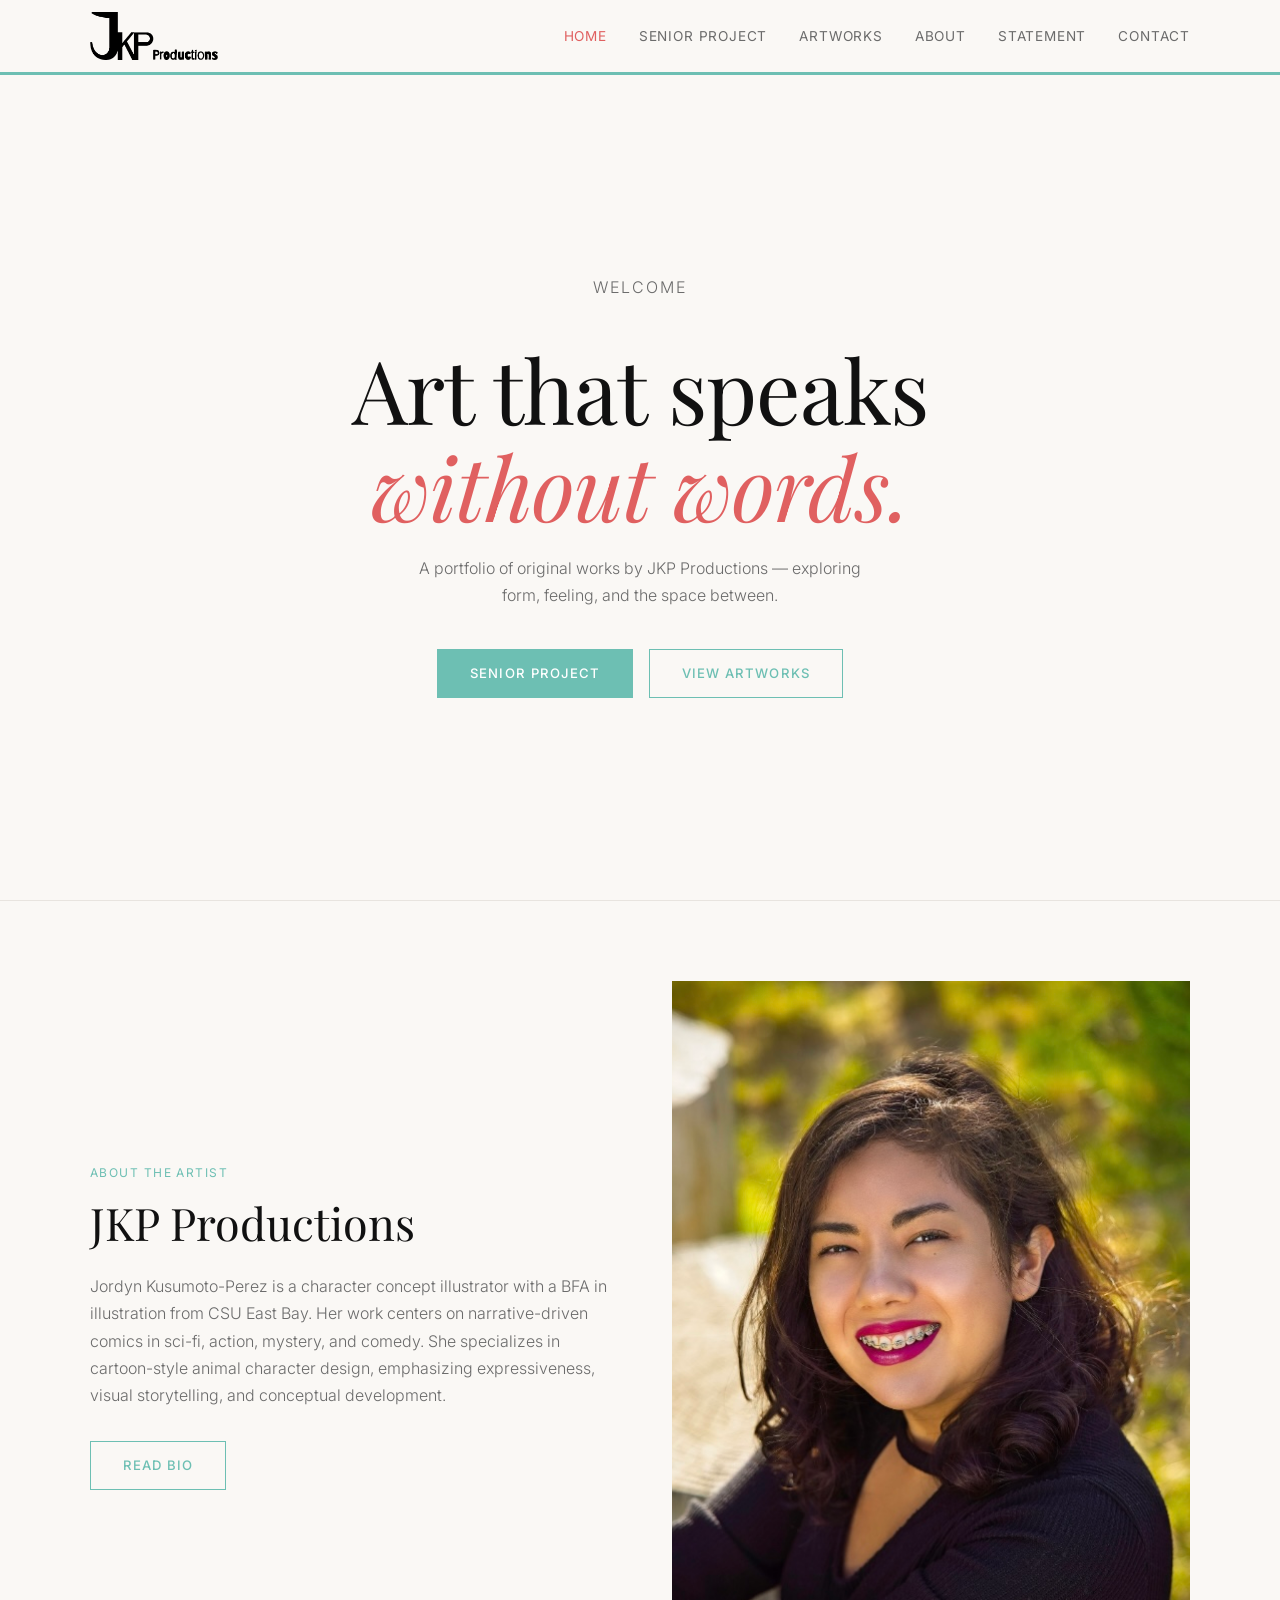
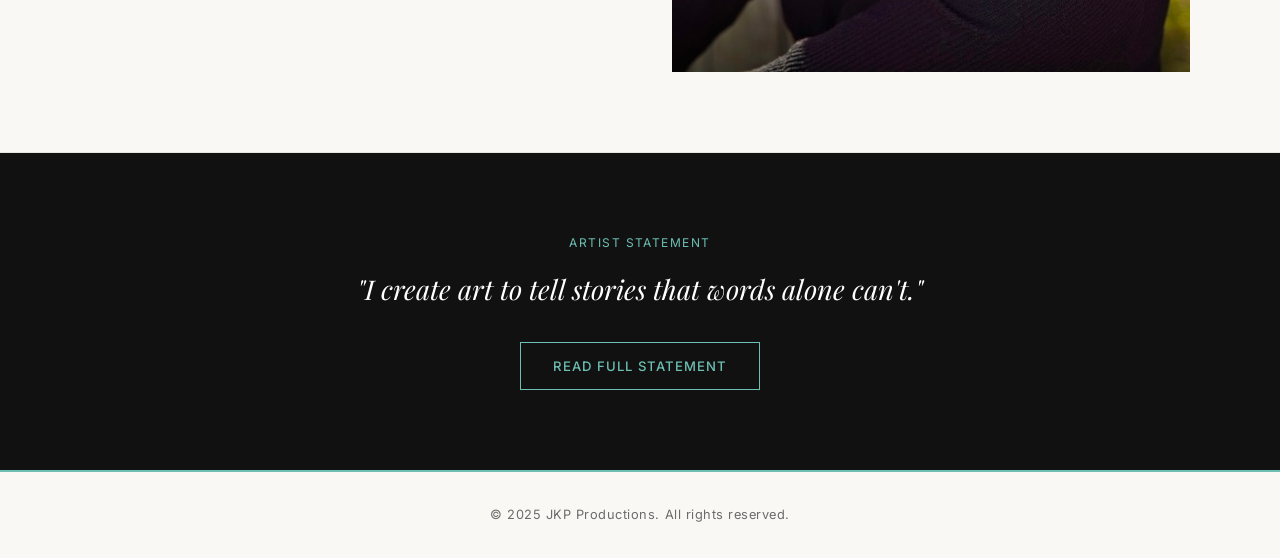
<file: index.html>
<!DOCTYPE html>
<html lang="en">
<head>
  <meta charset="UTF-8" />
  <meta name="viewport" content="width=device-width, initial-scale=1.0" />
  <title>JKP Productions</title>
  <link rel="stylesheet" href="css/style.css" />
</head>
<body>

  <nav>
    <div class="nav-inner">
      <a href="index.html" class="nav-logo"><img src="images/Logo.png" alt="JKP Productions" /></a>
      <button class="nav-toggle" aria-label="Toggle menu" onclick="toggleNav()">
        <span></span><span></span><span></span>
      </button>
      <ul class="nav-links" id="navLinks">
        <li><a href="index.html" class="active">Home</a></li>
        <li><a href="portfolio.html">Senior Project</a></li>
        <li><a href="artworks.html">Artworks</a></li>
        <li><a href="about.html">About</a></li>
        <li><a href="statement.html">Statement</a></li>
        <li><a href="contact.html">Contact</a></li>
      </ul>
    </div>
  </nav>

  <main>

    <div class="hero">
      <p class="section-label">Welcome</p>
      <h1>Art that speaks<br><em>without words.</em></h1>
      <p>A portfolio of original works by JKP Productions — exploring form, feeling, and the space between.</p>
      <div class="hero-links">
        <a href="portfolio.html" class="btn btn-dark">Senior Project</a>
        <a href="artworks.html" class="btn btn-outline">View Artworks</a>
      </div>
    </div>

    <hr class="divider" />

    <section>
      <div class="section-inner">
        <div style="display: grid; grid-template-columns: 1fr 1fr; gap: 4rem; align-items: center;">
          <div>
            <p class="section-label">About the Artist</p>
            <h2 class="section-title">JKP Productions</h2>
            <p class="section-body">Jordyn Kusumoto-Perez is a character concept illustrator with a BFA in illustration from CSU East Bay. Her work centers on narrative-driven comics in sci-fi, action, mystery, and comedy. She specializes in cartoon-style animal character design, emphasizing expressiveness, visual storytelling, and conceptual development.</p>
            <div style="margin-top: 2rem;">
              <a href="about.html" class="btn btn-outline">Read Bio</a>
            </div>
          </div>
          <img src="images/JordynProfile.jpg" alt="Jordyn Kusumoto-Perez" class="about-img" />
        </div>
      </div>
    </section>

    <hr class="divider" />

    <section style="background: var(--black); color: var(--white); text-align: center;">
      <div class="section-inner">
        <p class="section-label">Artist Statement</p>
        <blockquote style="border-left: none; padding: 0; color: var(--white); margin: 1rem auto; max-width: 640px; font-family: 'Playfair Display', serif; font-size: clamp(1.2rem, 3vw, 1.7rem); font-style: italic; line-height: 1.5;">
          "I create art to tell stories that words alone can't."
        </blockquote>
        <div style="margin-top: 2rem;">
          <a href="statement.html" class="btn" style="border-color: var(--teal); color: var(--teal);" onmouseover="this.style.background='var(--teal)';this.style.color='var(--white)'" onmouseout="this.style.background='transparent';this.style.color='var(--teal)'">Read Full Statement</a>
        </div>
      </div>
    </section>

  </main>

  <footer>
    <p>&copy; 2025 JKP Productions. All rights reserved.</p>
  </footer>

  <script>
    function toggleNav() {
      document.getElementById('navLinks').classList.toggle('open');
    }
  </script>

</body>
</html>
</file>
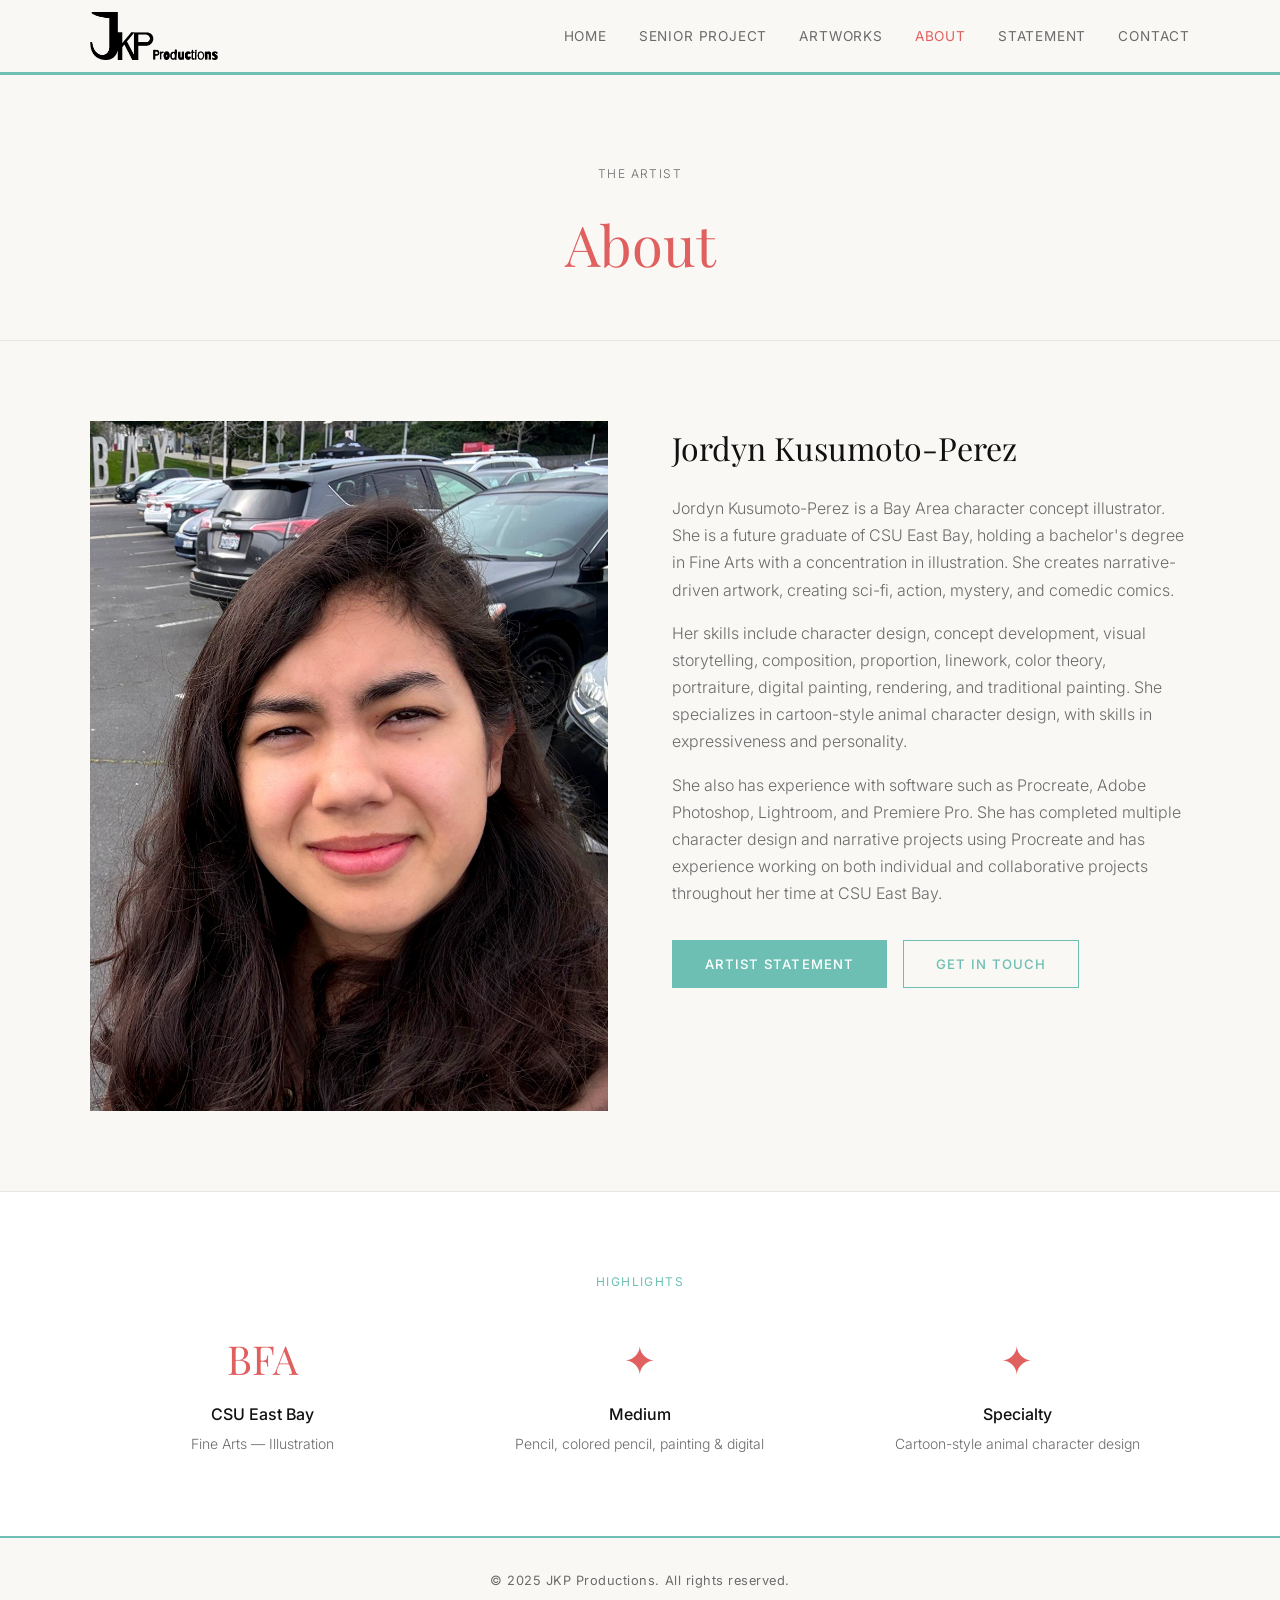
<file: about.html>
<!DOCTYPE html>
<html lang="en">
<head>
  <meta charset="UTF-8" />
  <meta name="viewport" content="width=device-width, initial-scale=1.0" />
  <title>About — JKP Productions</title>
  <link rel="stylesheet" href="css/style.css" />
</head>
<body>

  <nav>
    <div class="nav-inner">
      <a href="index.html" class="nav-logo"><img src="images/Logo.png" alt="JKP Productions" /></a>
      <button class="nav-toggle" aria-label="Toggle menu" onclick="toggleNav()">
        <span></span><span></span><span></span>
      </button>
      <ul class="nav-links" id="navLinks">
        <li><a href="index.html">Home</a></li>
        <li><a href="portfolio.html">Senior Project</a></li>
        <li><a href="artworks.html">Artworks</a></li>
        <li><a href="about.html" class="active">About</a></li>
        <li><a href="statement.html">Statement</a></li>
        <li><a href="contact.html">Contact</a></li>
      </ul>
    </div>
  </nav>

  <main>

    <div class="page-hero">
      <p class="section-label">The Artist</p>
      <h1 style="color: var(--accent);">About</h1>
    </div>

    <section>
      <div class="section-inner">
        <div class="about-grid">

          <img src="images/ProfilePicture.jpg" alt="Jordyn Kusumoto-Perez" class="about-img" />

          <div class="about-text">
            <h2>Jordyn Kusumoto-Perez</h2>

            <p>
              Jordyn Kusumoto-Perez is a Bay Area character concept illustrator. She is a future graduate of CSU East Bay, holding a bachelor's degree in Fine Arts with a concentration in illustration. She creates narrative-driven artwork, creating sci-fi, action, mystery, and comedic comics.
            </p>

            <p>
              Her skills include character design, concept development, visual storytelling, composition, proportion, linework, color theory, portraiture, digital painting, rendering, and traditional painting. She specializes in cartoon-style animal character design, with skills in expressiveness and personality.
            </p>

            <p>
              She also has experience with software such as Procreate, Adobe Photoshop, Lightroom, and Premiere Pro. She has completed multiple character design and narrative projects using Procreate and has experience working on both individual and collaborative projects throughout her time at CSU East Bay.
            </p>

            <div style="margin-top: 2rem; display: flex; gap: 1rem; flex-wrap: wrap;">
              <a href="statement.html" class="btn btn-dark">Artist Statement</a>
              <a href="contact.html" class="btn btn-outline">Get in Touch</a>
            </div>
          </div>

        </div>
      </div>
    </section>

    <hr class="divider" />

    <section style="background: var(--white);">
      <div class="section-inner" style="text-align: center;">
        <p class="section-label">Highlights</p>
        <div style="display: grid; grid-template-columns: repeat(3, 1fr); gap: 2rem; margin-top: 2rem;">
          <div>
            <p style="font-family: 'Playfair Display', serif; font-size: 2.5rem; color: var(--accent);">BFA</p>
            <p style="font-weight: 500; margin-top: 0.5rem;">CSU East Bay</p>
            <p style="color: var(--gray); font-size: 0.875rem; font-weight: 300; margin-top: 0.25rem;">Fine Arts — Illustration</p>
          </div>
          <div>
            <p style="font-family: 'Playfair Display', serif; font-size: 2.5rem; color: var(--accent);">✦</p>
            <p style="font-weight: 500; margin-top: 0.5rem;">Medium</p>
            <p style="color: var(--gray); font-size: 0.875rem; font-weight: 300; margin-top: 0.25rem;">Pencil, colored pencil, painting &amp; digital</p>
          </div>
          <div>
            <p style="font-family: 'Playfair Display', serif; font-size: 2.5rem; color: var(--accent);">✦</p>
            <p style="font-weight: 500; margin-top: 0.5rem;">Specialty</p>
            <p style="color: var(--gray); font-size: 0.875rem; font-weight: 300; margin-top: 0.25rem;">Cartoon-style animal character design</p>
          </div>
        </div>
      </div>
    </section>

  </main>

  <footer>
    <p>&copy; 2025 JKP Productions. All rights reserved.</p>
  </footer>

  <script>
    function toggleNav() {
      document.getElementById('navLinks').classList.toggle('open');
    }
  </script>

</body>
</html>
</file>
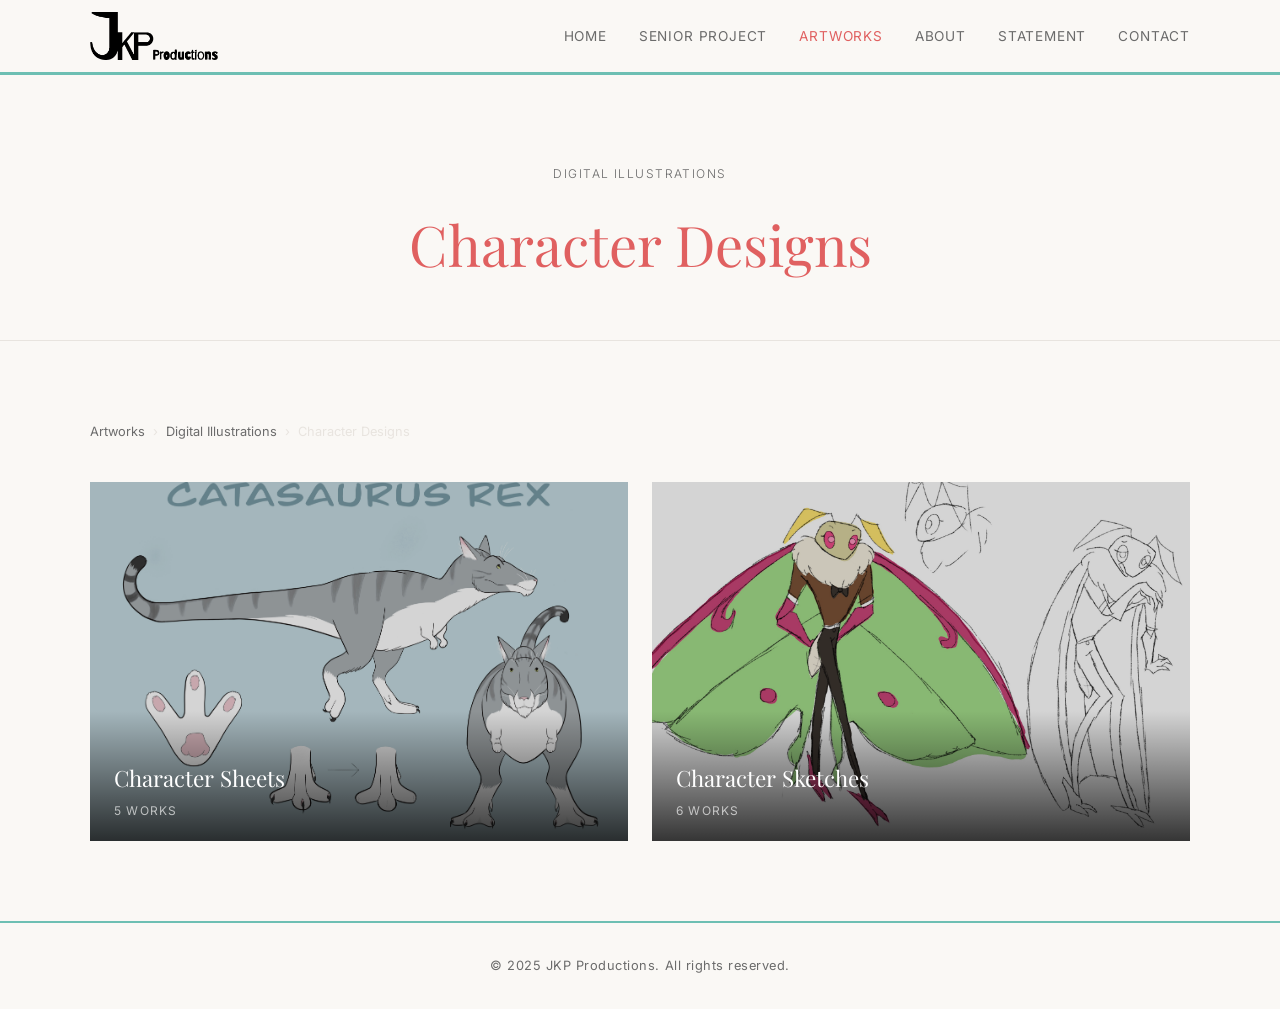
<file: artworks-character-designs.html>
<!DOCTYPE html>
<html lang="en">
<head>
  <meta charset="UTF-8" />
  <meta name="viewport" content="width=device-width, initial-scale=1.0" />
  <title>Character Designs — JKP Productions</title>
  <link rel="stylesheet" href="css/style.css" />
</head>
<body>
  <nav>
    <div class="nav-inner">
      <a href="index.html" class="nav-logo"><img src="images/Logo.png" alt="JKP Productions" /></a>
      <button class="nav-toggle" aria-label="Toggle menu" onclick="toggleNav()">
        <span></span><span></span><span></span>
      </button>
      <ul class="nav-links" id="navLinks">
        <li><a href="index.html">Home</a></li>
        <li><a href="portfolio.html">Senior Project</a></li>
        <li><a href="artworks.html" class="active">Artworks</a></li>
        <li><a href="about.html">About</a></li>
        <li><a href="statement.html">Statement</a></li>
        <li><a href="contact.html">Contact</a></li>
      </ul>
    </div>
  </nav>

  <main>
    <div class="page-hero">
      <p class="section-label">Digital Illustrations</p>
      <h1>Character Designs</h1>
    </div>

    <section>
      <div class="section-inner">
        <div class="breadcrumb">
          <a href="artworks.html">Artworks</a>
          <span>›</span>
<a href="artworks-digital.html">Digital Illustrations</a>
          <span>›</span>
<span>Character Designs</span>
        </div>

        <div class="category-grid category-grid-2">

          <a href="artworks-character-sheets.html" class="category-card">
            <img src="images/CATASAURUS_REX_01.jpg" alt="Character Sheets" />
            <div class="category-card-label">
              <h3>Character Sheets</h3>
              <p>5 works</p>
            </div>
          </a>

          <a href="artworks-character-sketches.html" class="category-card">
            <img src="images/OliverMaxwell.jpg" alt="Character Sketches" />
            <div class="category-card-label">
              <h3>Character Sketches</h3>
              <p>6 works</p>
            </div>
          </a>

        </div>
      </div>
    </section>
  </main>

  <footer>
    <p>&copy; 2025 JKP Productions. All rights reserved.</p>
  </footer>

  <script>
    function toggleNav() {
      document.getElementById('navLinks').classList.toggle('open');
    }
  </script>
</body>
</html>
</file>
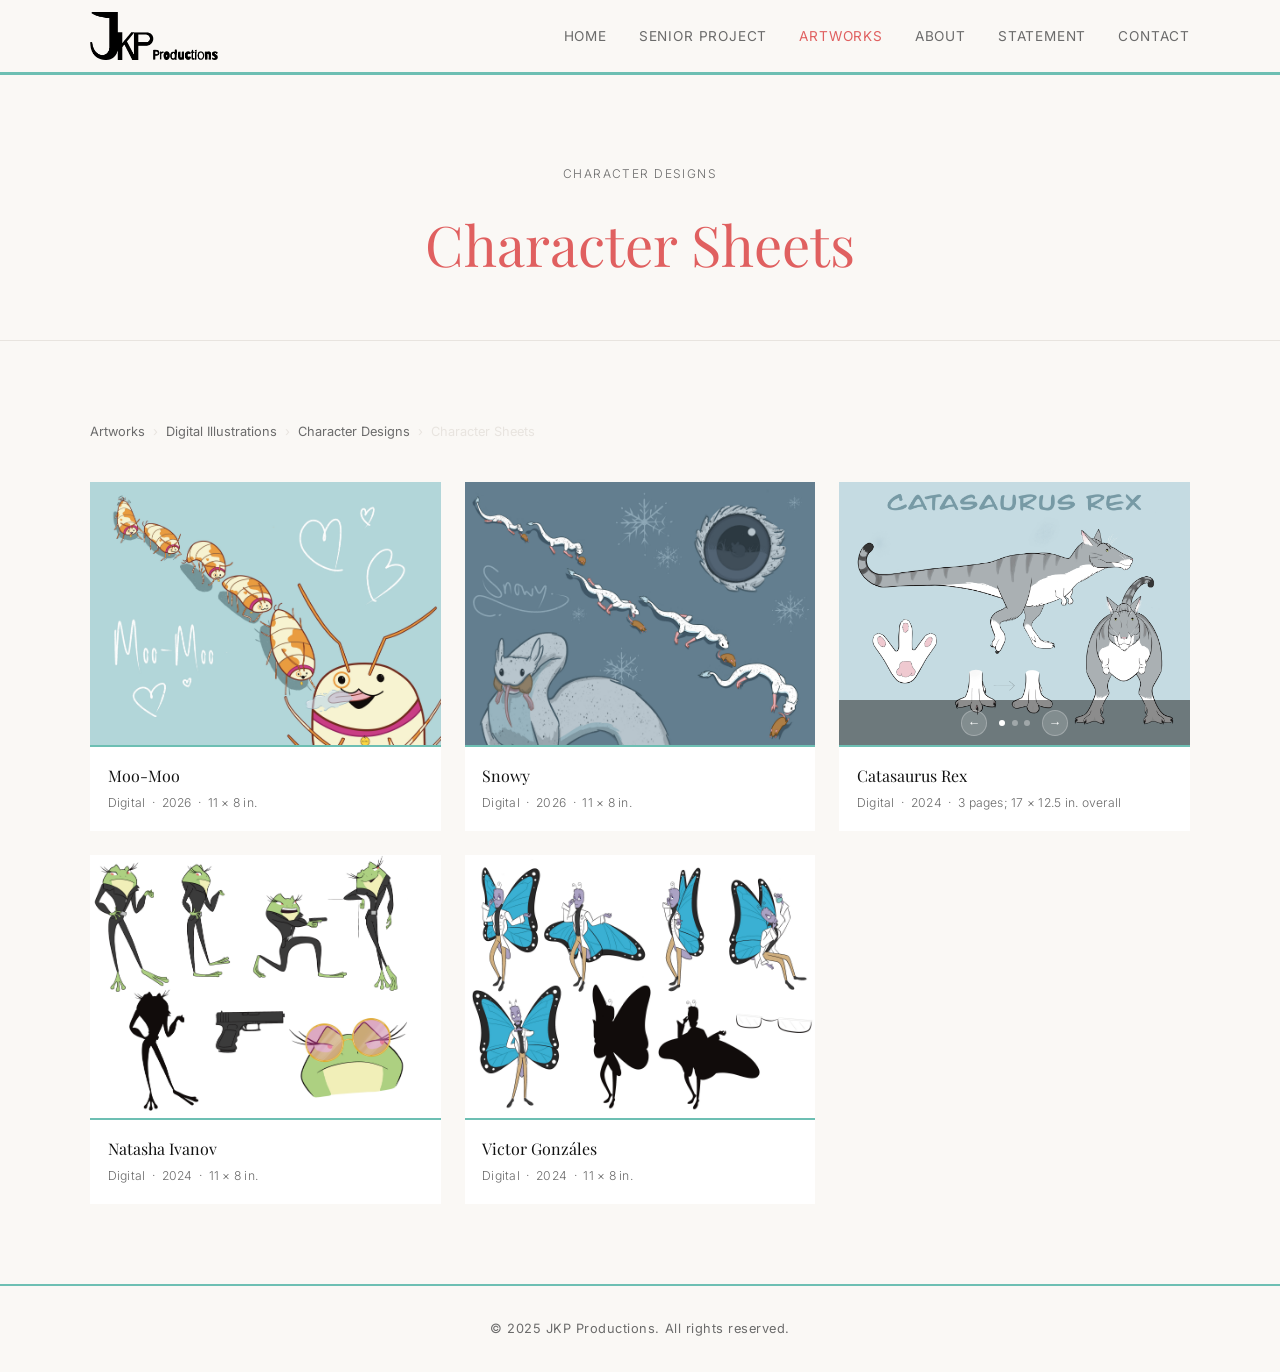
<file: artworks-character-sheets.html>
<!DOCTYPE html>
<html lang="en">
<head>
  <meta charset="UTF-8" />
  <meta name="viewport" content="width=device-width, initial-scale=1.0" />
  <title>Character Sheets — JKP Productions</title>
  <link rel="stylesheet" href="css/style.css" />
</head>
<body>
  <nav>
    <div class="nav-inner">
      <a href="index.html" class="nav-logo"><img src="images/Logo.png" alt="JKP Productions" /></a>
      <button class="nav-toggle" aria-label="Toggle menu" onclick="toggleNav()">
        <span></span><span></span><span></span>
      </button>
      <ul class="nav-links" id="navLinks">
        <li><a href="index.html">Home</a></li>
        <li><a href="portfolio.html">Senior Project</a></li>
        <li><a href="artworks.html" class="active">Artworks</a></li>
        <li><a href="about.html">About</a></li>
        <li><a href="statement.html">Statement</a></li>
        <li><a href="contact.html">Contact</a></li>
      </ul>
    </div>
  </nav>

  <main>
    <div class="page-hero">
      <p class="section-label">Character Designs</p>
      <h1>Character Sheets</h1>
    </div>

    <section>
      <div class="section-inner">
        <div class="breadcrumb">
          <a href="artworks.html">Artworks</a>
          <span>›</span>
          <a href="artworks-digital.html">Digital Illustrations</a>
          <span>›</span>
          <a href="artworks-character-designs.html">Character Designs</a>
          <span>›</span>
          <span>Character Sheets</span>
        </div>

        <div class="grid grid-3">

          <!-- Moo-Moo -->
          <div class="artwork-card">
            <img src="images/Animal_In_Motion.jpg" alt="Moo-Moo" />
            <div class="artwork-info">
              <p class="artwork-title">Moo-Moo</p>
              <p class="artwork-meta">Digital &nbsp;·&nbsp; 2026 &nbsp;·&nbsp; 11 × 8 in.</p>
            </div>
          </div>

          <!-- Snowy -->
          <div class="artwork-card">
            <img src="images/Creative_Creature.jpg" alt="Snowy" />
            <div class="artwork-info">
              <p class="artwork-title">Snowy</p>
              <p class="artwork-meta">Digital &nbsp;·&nbsp; 2026 &nbsp;·&nbsp; 11 × 8 in.</p>
            </div>
          </div>

          <!-- Catasaurus Rex — slideshow -->
          <div class="artwork-card">
            <div class="slideshow-wrap" id="ss-catasaurus">
              <div class="slideshow-track" id="ss-catasaurus-track">
                <img src="images/CATASAURUS_REX_01.jpg" alt="Catasaurus Rex — 1" data-lb-group="catasaurus" data-lb-index="0" />
                <img src="images/CATASAURUS_REX_02.jpg" alt="Catasaurus Rex — 2" data-lb-group="catasaurus" data-lb-index="1" />
                <img src="images/CATASAURUS_REX_03.jpg" alt="Catasaurus Rex — 3" data-lb-group="catasaurus" data-lb-index="2" />
              </div>
              <div class="slideshow-controls">
                <button class="ss-btn" onclick="ssChange('catasaurus',-1)">&#8592;</button>
                <div class="ss-dots" id="ss-catasaurus-dots">
                  <div class="ss-dot active" onclick="ssGo('catasaurus',0)"></div>
                  <div class="ss-dot" onclick="ssGo('catasaurus',1)"></div>
                  <div class="ss-dot" onclick="ssGo('catasaurus',2)"></div>
                </div>
                <button class="ss-btn" onclick="ssChange('catasaurus',1)">&#8594;</button>
              </div>
            </div>
            <div class="artwork-info">
              <p class="artwork-title">Catasaurus Rex</p>
              <p class="artwork-meta">Digital &nbsp;·&nbsp; 2024 &nbsp;·&nbsp; 3 pages; 17 × 12.5 in. overall</p>
            </div>
          </div>

          <!-- Natasha Ivanov -->
          <div class="artwork-card">
            <img src="images/Character1.jpg" alt="Natasha Ivanov" />
            <div class="artwork-info">
              <p class="artwork-title">Natasha Ivanov</p>
              <p class="artwork-meta">Digital &nbsp;·&nbsp; 2024 &nbsp;·&nbsp; 11 × 8 in.</p>
            </div>
          </div>

          <!-- Victor Gonzáles -->
          <div class="artwork-card">
            <img src="images/Character2.jpg" alt="Victor Gonzáles" />
            <div class="artwork-info">
              <p class="artwork-title">Victor Gonz&aacute;les</p>
              <p class="artwork-meta">Digital &nbsp;·&nbsp; 2024 &nbsp;·&nbsp; 11 × 8 in.</p>
            </div>
          </div>

        </div>
      </div>
    </section>
  </main>

  <footer>
    <p>&copy; 2025 JKP Productions. All rights reserved.</p>
  </footer>

  <script>
    function toggleNav() {
      document.getElementById('navLinks').classList.toggle('open');
    }

    const ssState = {};

    function ssInit(id, total) {
      ssState[id] = { current: 0, total };
    }

    function ssRender(id) {
      const { current } = ssState[id];
      document.getElementById(`ss-${id}-track`).style.transform = `translateX(-${current * 100}%)`;
      document.querySelectorAll(`#ss-${id}-dots .ss-dot`).forEach((d, i) => {
        d.classList.toggle('active', i === current);
      });
    }

    function ssChange(id, dir) {
      const s = ssState[id];
      s.current = (s.current + dir + s.total) % s.total;
      ssRender(id);
    }

    function ssGo(id, idx) {
      ssState[id].current = idx;
      ssRender(id);
    }

    ssInit('catasaurus', 3);
  </script>
  <script src="js/lightbox.js"></script>
</body>
</html>
</file>
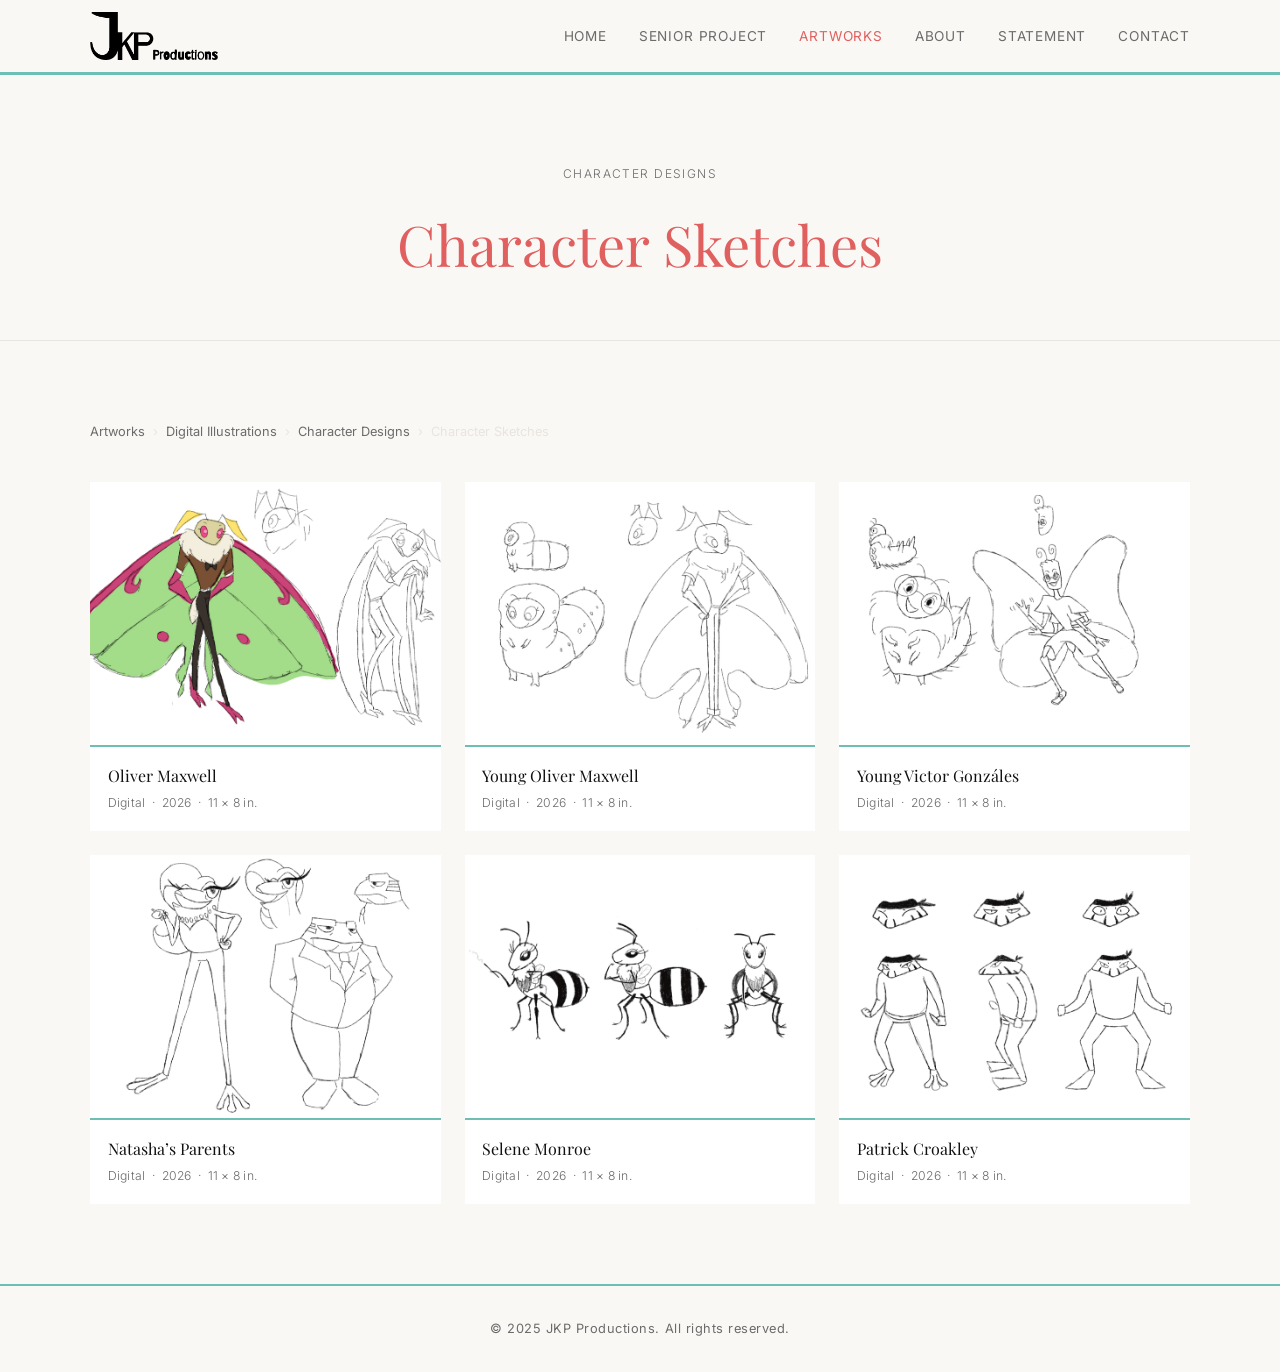
<file: artworks-character-sketches.html>
<!DOCTYPE html>
<html lang="en">
<head>
  <meta charset="UTF-8" />
  <meta name="viewport" content="width=device-width, initial-scale=1.0" />
  <title>Character Sketches — JKP Productions</title>
  <link rel="stylesheet" href="css/style.css" />
</head>
<body>
  <nav>
    <div class="nav-inner">
      <a href="index.html" class="nav-logo"><img src="images/Logo.png" alt="JKP Productions" /></a>
      <button class="nav-toggle" aria-label="Toggle menu" onclick="toggleNav()">
        <span></span><span></span><span></span>
      </button>
      <ul class="nav-links" id="navLinks">
        <li><a href="index.html">Home</a></li>
        <li><a href="portfolio.html">Senior Project</a></li>
        <li><a href="artworks.html" class="active">Artworks</a></li>
        <li><a href="about.html">About</a></li>
        <li><a href="statement.html">Statement</a></li>
        <li><a href="contact.html">Contact</a></li>
      </ul>
    </div>
  </nav>

  <main>
    <div class="page-hero">
      <p class="section-label">Character Designs</p>
      <h1>Character Sketches</h1>
    </div>

    <section>
      <div class="section-inner">
        <div class="breadcrumb">
          <a href="artworks.html">Artworks</a>
          <span>›</span>
<a href="artworks-digital.html">Digital Illustrations</a>
          <span>›</span>
<a href="artworks-character-designs.html">Character Designs</a>
          <span>›</span>
<span>Character Sketches</span>
        </div>

        <div class="grid grid-3">

          <div class="artwork-card">
            <img src="images/OliverMaxwell.jpg" alt="Oliver Maxwell" />
            <div class="artwork-info">
              <p class="artwork-title">Oliver Maxwell</p>
              <p class="artwork-meta">Digital &nbsp;·&nbsp; 2026 &nbsp;·&nbsp; 11 × 8 in.</p>
            </div>
          </div>

          <div class="artwork-card">
            <img src="images/YoungOliverMaxwell.jpg" alt="Young Oliver Maxwell" />
            <div class="artwork-info">
              <p class="artwork-title">Young Oliver Maxwell</p>
              <p class="artwork-meta">Digital &nbsp;·&nbsp; 2026 &nbsp;·&nbsp; 11 × 8 in.</p>
            </div>
          </div>

          <div class="artwork-card">
            <img src="images/YoungVictorGonzales.jpg" alt="Young Victor Gonzáles" />
            <div class="artwork-info">
              <p class="artwork-title">Young Victor Gonz&aacute;les</p>
              <p class="artwork-meta">Digital &nbsp;·&nbsp; 2026 &nbsp;·&nbsp; 11 × 8 in.</p>
            </div>
          </div>

          <div class="artwork-card">
            <img src="images/NatashasParents.jpg" alt="Natasha’s Parents" />
            <div class="artwork-info">
              <p class="artwork-title">Natasha&rsquo;s Parents</p>
              <p class="artwork-meta">Digital &nbsp;·&nbsp; 2026 &nbsp;·&nbsp; 11 × 8 in.</p>
            </div>
          </div>

          <div class="artwork-card">
            <img src="images/SeleneMonroe.jpg" alt="Selene Monroe" />
            <div class="artwork-info">
              <p class="artwork-title">Selene Monroe</p>
              <p class="artwork-meta">Digital &nbsp;·&nbsp; 2026 &nbsp;·&nbsp; 11 × 8 in.</p>
            </div>
          </div>

          <div class="artwork-card">
            <img src="images/PatrickCroakley.jpg" alt="Patrick Croakley" />
            <div class="artwork-info">
              <p class="artwork-title">Patrick Croakley</p>
              <p class="artwork-meta">Digital &nbsp;·&nbsp; 2026 &nbsp;·&nbsp; 11 × 8 in.</p>
            </div>
          </div>

        </div>
      </div>
    </section>
  </main>

  <footer>
    <p>&copy; 2025 JKP Productions. All rights reserved.</p>
  </footer>

  <script>
    function toggleNav() {
      document.getElementById('navLinks').classList.toggle('open');
    }
  </script>
  <script src="js/lightbox.js"></script>
</body>
</html>
</file>
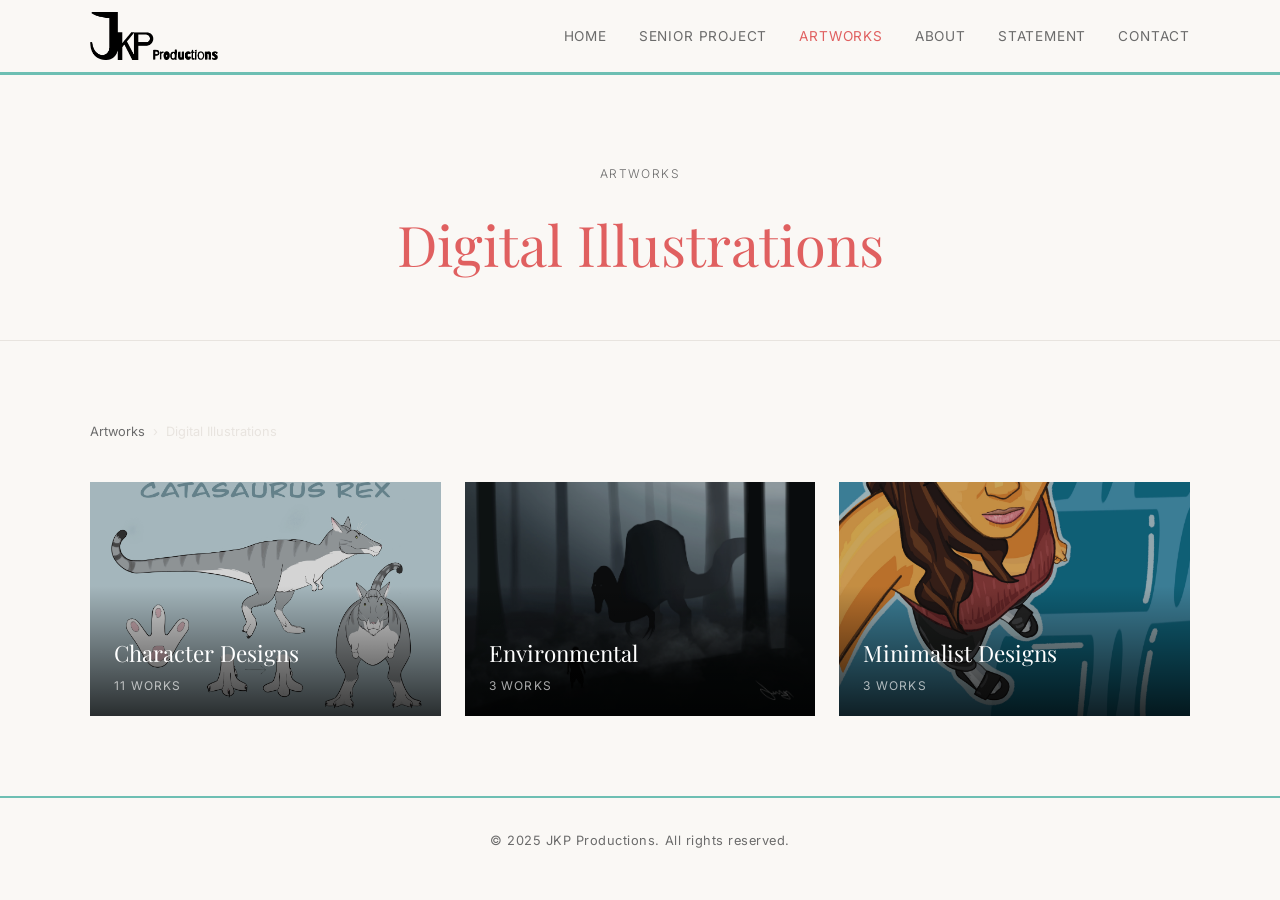
<file: artworks-digital.html>
<!DOCTYPE html>
<html lang="en">
<head>
  <meta charset="UTF-8" />
  <meta name="viewport" content="width=device-width, initial-scale=1.0" />
  <title>Digital Illustrations — JKP Productions</title>
  <link rel="stylesheet" href="css/style.css" />
</head>
<body>
  <nav>
    <div class="nav-inner">
      <a href="index.html" class="nav-logo"><img src="images/Logo.png" alt="JKP Productions" /></a>
      <button class="nav-toggle" aria-label="Toggle menu" onclick="toggleNav()">
        <span></span><span></span><span></span>
      </button>
      <ul class="nav-links" id="navLinks">
        <li><a href="index.html">Home</a></li>
        <li><a href="portfolio.html">Senior Project</a></li>
        <li><a href="artworks.html" class="active">Artworks</a></li>
        <li><a href="about.html">About</a></li>
        <li><a href="statement.html">Statement</a></li>
        <li><a href="contact.html">Contact</a></li>
      </ul>
    </div>
  </nav>

  <main>
    <div class="page-hero">
      <p class="section-label">Artworks</p>
      <h1>Digital Illustrations</h1>
    </div>

    <section>
      <div class="section-inner">
        <div class="breadcrumb">
          <a href="artworks.html">Artworks</a>
          <span>›</span>
          <span>Digital Illustrations</span>
        </div>

        <div class="category-grid category-grid-3">

          <a href="artworks-character-designs.html" class="category-card">
            <img src="images/CATASAURUS_REX_01.jpg" alt="Character Designs" />
            <div class="category-card-label">
              <h3>Character Designs</h3>
              <p>11 works</p>
            </div>
          </a>

          <a href="artworks-environmental.html" class="category-card">
            <img src="images/Accurate_Spino 2.jpg" alt="Environmental" />
            <div class="category-card-label">
              <h3>Environmental</h3>
              <p>3 works</p>
            </div>
          </a>

          <a href="artworks-minimalist.html" class="category-card">
            <img src="images/Foreshortening_.jpg" alt="Minimalist Designs" />
            <div class="category-card-label">
              <h3>Minimalist Designs</h3>
              <p>3 works</p>
            </div>
          </a>

        </div>
      </div>
    </section>
  </main>

  <footer>
    <p>&copy; 2025 JKP Productions. All rights reserved.</p>
  </footer>

  <script>
    function toggleNav() {
      document.getElementById('navLinks').classList.toggle('open');
    }
  </script>
</body>
</html>
</file>
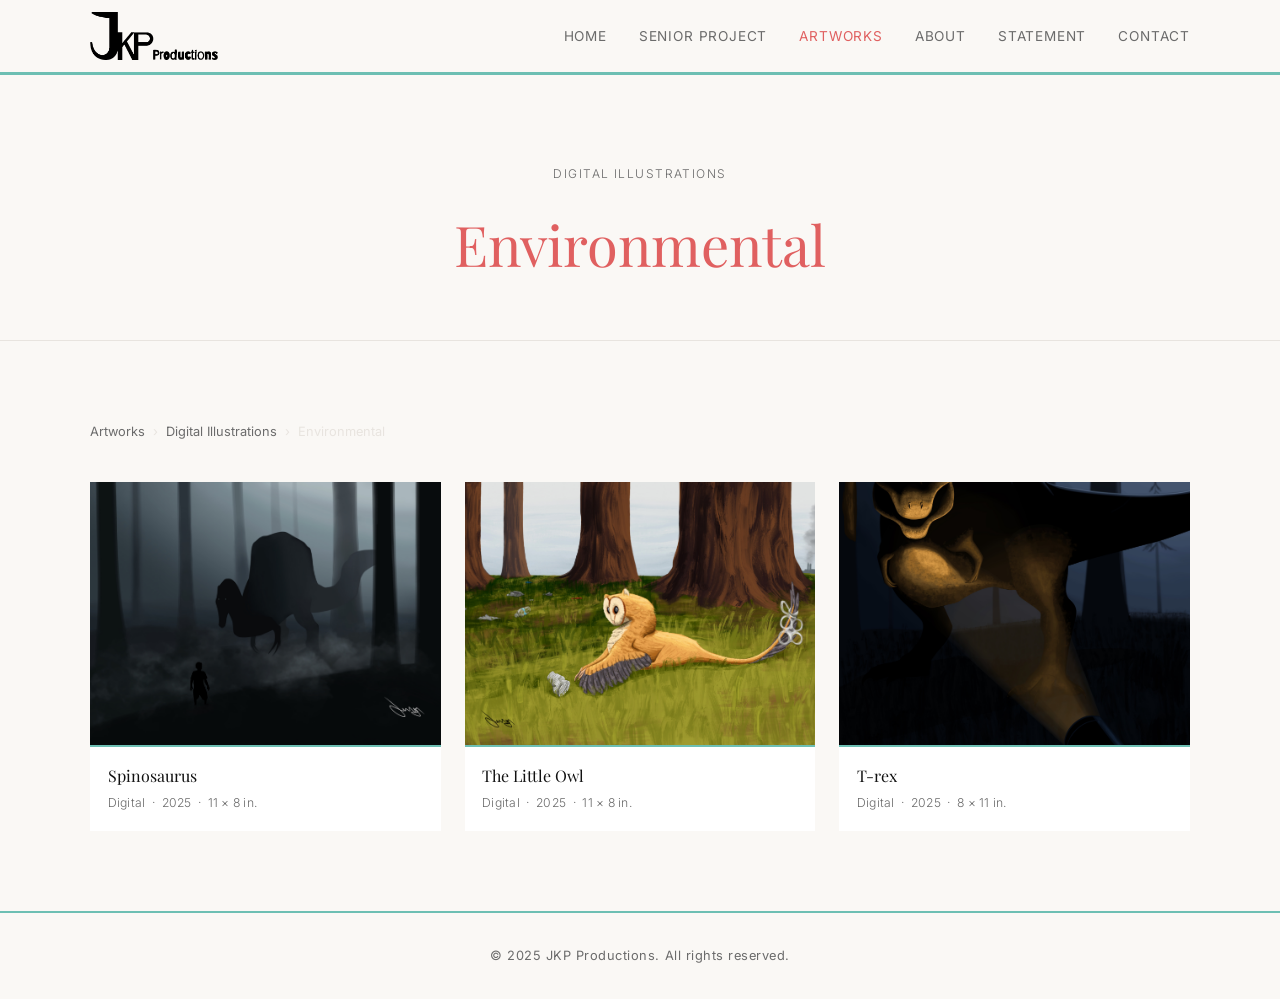
<file: artworks-environmental.html>
<!DOCTYPE html>
<html lang="en">
<head>
  <meta charset="UTF-8" />
  <meta name="viewport" content="width=device-width, initial-scale=1.0" />
  <title>Environmental — JKP Productions</title>
  <link rel="stylesheet" href="css/style.css" />
</head>
<body>
  <nav>
    <div class="nav-inner">
      <a href="index.html" class="nav-logo"><img src="images/Logo.png" alt="JKP Productions" /></a>
      <button class="nav-toggle" aria-label="Toggle menu" onclick="toggleNav()">
        <span></span><span></span><span></span>
      </button>
      <ul class="nav-links" id="navLinks">
        <li><a href="index.html">Home</a></li>
        <li><a href="portfolio.html">Senior Project</a></li>
        <li><a href="artworks.html" class="active">Artworks</a></li>
        <li><a href="about.html">About</a></li>
        <li><a href="statement.html">Statement</a></li>
        <li><a href="contact.html">Contact</a></li>
      </ul>
    </div>
  </nav>

  <main>
    <div class="page-hero">
      <p class="section-label">Digital Illustrations</p>
      <h1>Environmental</h1>
    </div>

    <section>
      <div class="section-inner">
        <div class="breadcrumb">
          <a href="artworks.html">Artworks</a>
          <span>›</span>
          <a href="artworks-digital.html">Digital Illustrations</a>
          <span>›</span>
          <span>Environmental</span>
        </div>

        <div class="grid grid-3">

          <div class="artwork-card">
            <img src="images/Accurate_Spino 2.jpg" alt="Spinosaurus" />
            <div class="artwork-info">
              <p class="artwork-title">Spinosaurus</p>
              <p class="artwork-meta">Digital &nbsp;·&nbsp; 2025 &nbsp;·&nbsp; 11 × 8 in.</p>
            </div>
          </div>

          <div class="artwork-card">
            <img src="images/Character_Environment.jpg" alt="The Little Owl" />
            <div class="artwork-info">
              <p class="artwork-title">The Little Owl</p>
              <p class="artwork-meta">Digital &nbsp;·&nbsp; 2025 &nbsp;·&nbsp; 11 × 8 in.</p>
            </div>
          </div>

          <div class="artwork-card">
            <img src="images/T-rex_ 2.jpg" alt="T-rex" />
            <div class="artwork-info">
              <p class="artwork-title">T-rex</p>
              <p class="artwork-meta">Digital &nbsp;·&nbsp; 2025 &nbsp;·&nbsp; 8 × 11 in.</p>
            </div>
          </div>

        </div>
      </div>
    </section>
  </main>

  <footer>
    <p>&copy; 2025 JKP Productions. All rights reserved.</p>
  </footer>

  <script>
    function toggleNav() {
      document.getElementById('navLinks').classList.toggle('open');
    }
  </script>
  <script src="js/lightbox.js"></script>
</body>
</html>
</file>
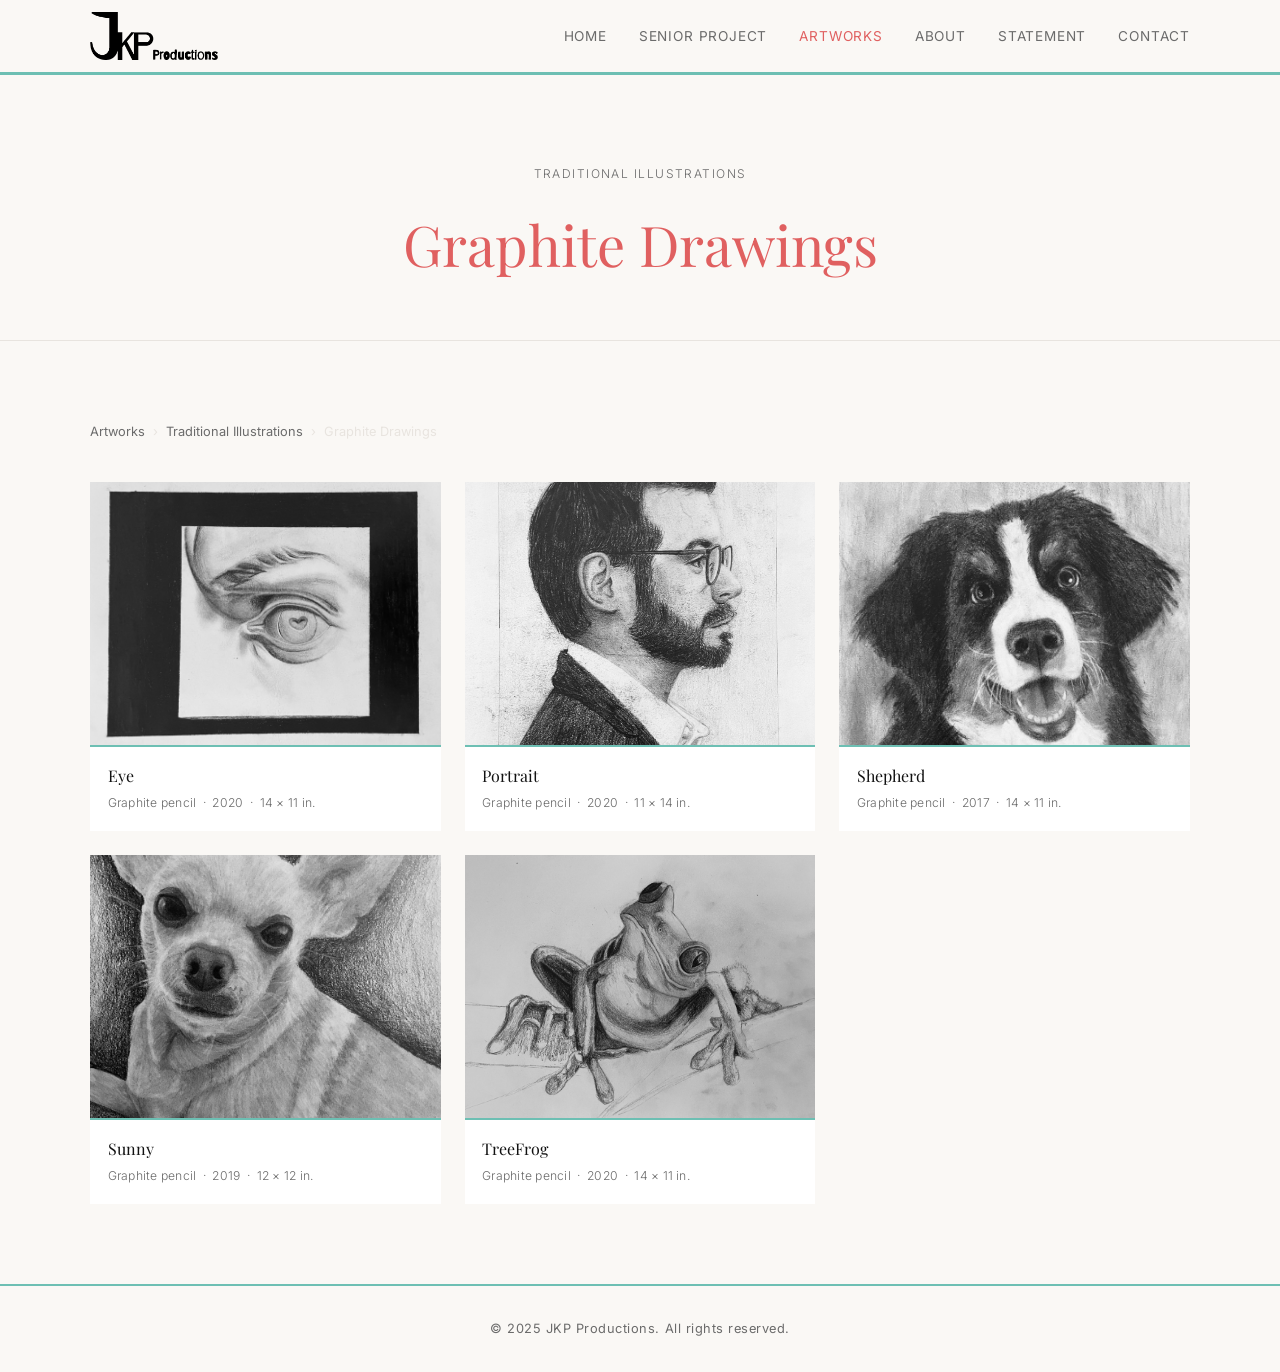
<file: artworks-graphite.html>
<!DOCTYPE html>
<html lang="en">
<head>
  <meta charset="UTF-8" />
  <meta name="viewport" content="width=device-width, initial-scale=1.0" />
  <title>Graphite Drawings — JKP Productions</title>
  <link rel="stylesheet" href="css/style.css" />
</head>
<body>
  <nav>
    <div class="nav-inner">
      <a href="index.html" class="nav-logo"><img src="images/Logo.png" alt="JKP Productions" /></a>
      <button class="nav-toggle" aria-label="Toggle menu" onclick="toggleNav()">
        <span></span><span></span><span></span>
      </button>
      <ul class="nav-links" id="navLinks">
        <li><a href="index.html">Home</a></li>
        <li><a href="portfolio.html">Senior Project</a></li>
        <li><a href="artworks.html" class="active">Artworks</a></li>
        <li><a href="about.html">About</a></li>
        <li><a href="statement.html">Statement</a></li>
        <li><a href="contact.html">Contact</a></li>
      </ul>
    </div>
  </nav>

  <main>
    <div class="page-hero">
      <p class="section-label">Traditional Illustrations</p>
      <h1>Graphite Drawings</h1>
    </div>

    <section>
      <div class="section-inner">
        <div class="breadcrumb">
          <a href="artworks.html">Artworks</a>
          <span>›</span>
          <a href="artworks-traditional.html">Traditional Illustrations</a>
          <span>›</span>
          <span>Graphite Drawings</span>
        </div>

        <div class="grid grid-3">

          <div class="artwork-card">
            <img src="images/Eye.jpeg" alt="Eye" />
            <div class="artwork-info">
              <p class="artwork-title">Eye</p>
              <p class="artwork-meta">Graphite pencil &nbsp;·&nbsp; 2020 &nbsp;·&nbsp; 14 × 11 in.</p>
            </div>
          </div>

          <div class="artwork-card">
            <img src="images/Portrait.jpeg" alt="Portrait" />
            <div class="artwork-info">
              <p class="artwork-title">Portrait</p>
              <p class="artwork-meta">Graphite pencil &nbsp;·&nbsp; 2020 &nbsp;·&nbsp; 11 × 14 in.</p>
            </div>
          </div>

          <div class="artwork-card">
            <img src="images/Shepherd.jpeg" alt="Shepherd" />
            <div class="artwork-info">
              <p class="artwork-title">Shepherd</p>
              <p class="artwork-meta">Graphite pencil &nbsp;·&nbsp; 2017 &nbsp;·&nbsp; 14 × 11 in.</p>
            </div>
          </div>

          <div class="artwork-card">
            <img src="images/Sunny.jpg" alt="Sunny" />
            <div class="artwork-info">
              <p class="artwork-title">Sunny</p>
              <p class="artwork-meta">Graphite pencil &nbsp;·&nbsp; 2019 &nbsp;·&nbsp; 12 × 12 in.</p>
            </div>
          </div>

          <div class="artwork-card">
            <img src="images/TreeFrog.jpeg" alt="TreeFrog" />
            <div class="artwork-info">
              <p class="artwork-title">TreeFrog</p>
              <p class="artwork-meta">Graphite pencil &nbsp;·&nbsp; 2020 &nbsp;·&nbsp; 14 × 11 in.</p>
            </div>
          </div>

        </div>
      </div>
    </section>
  </main>

  <footer>
    <p>&copy; 2025 JKP Productions. All rights reserved.</p>
  </footer>

  <script>
    function toggleNav() {
      document.getElementById('navLinks').classList.toggle('open');
    }
  </script>
  <script src="js/lightbox.js"></script>
</body>
</html>
</file>
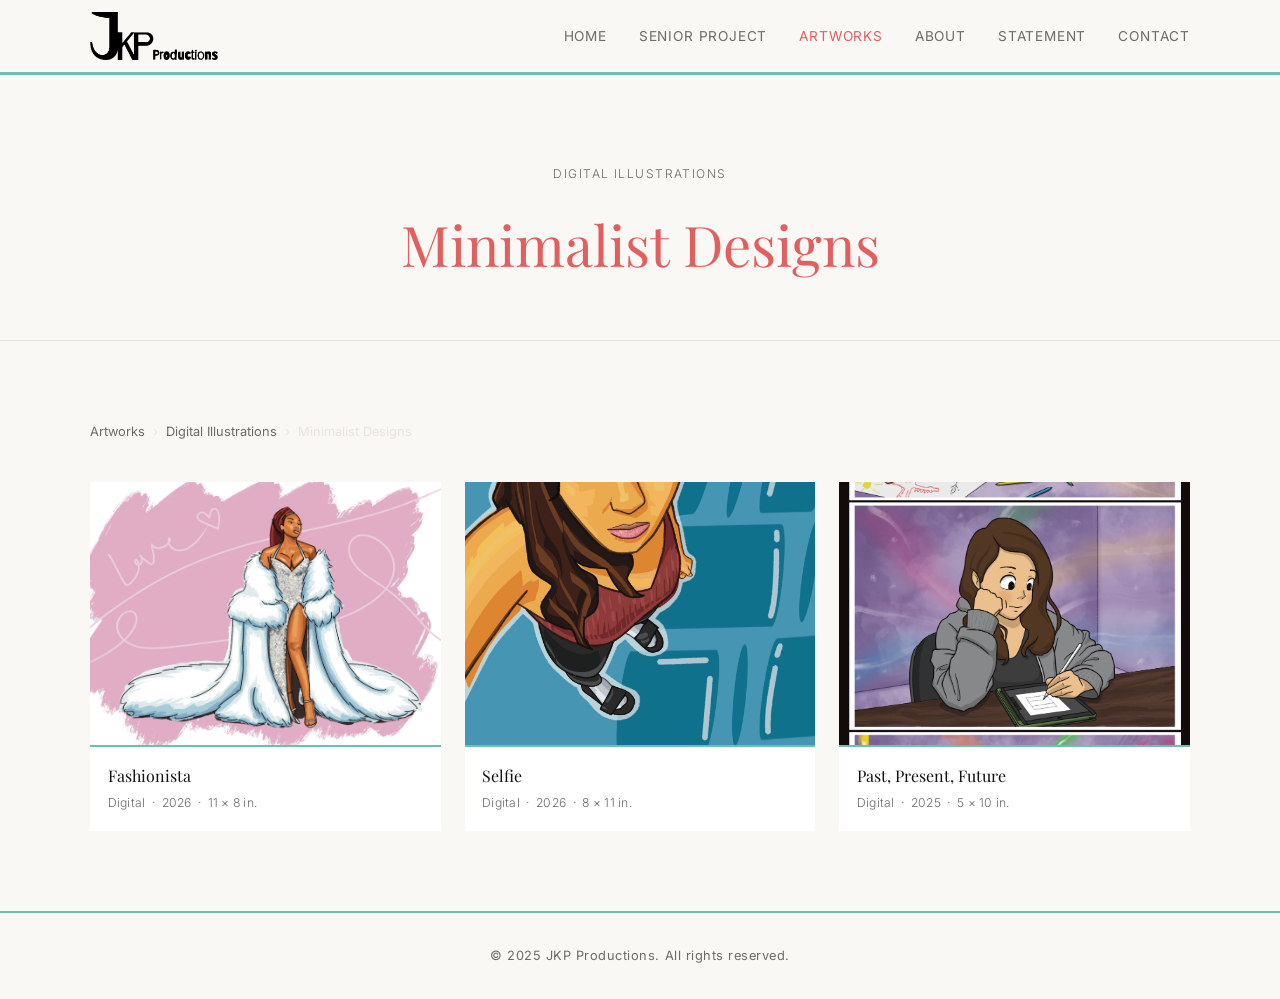
<file: artworks-minimalist.html>
<!DOCTYPE html>
<html lang="en">
<head>
  <meta charset="UTF-8" />
  <meta name="viewport" content="width=device-width, initial-scale=1.0" />
  <title>Minimalist Designs — JKP Productions</title>
  <link rel="stylesheet" href="css/style.css" />
</head>
<body>
  <nav>
    <div class="nav-inner">
      <a href="index.html" class="nav-logo"><img src="images/Logo.png" alt="JKP Productions" /></a>
      <button class="nav-toggle" aria-label="Toggle menu" onclick="toggleNav()">
        <span></span><span></span><span></span>
      </button>
      <ul class="nav-links" id="navLinks">
        <li><a href="index.html">Home</a></li>
        <li><a href="portfolio.html">Senior Project</a></li>
        <li><a href="artworks.html" class="active">Artworks</a></li>
        <li><a href="about.html">About</a></li>
        <li><a href="statement.html">Statement</a></li>
        <li><a href="contact.html">Contact</a></li>
      </ul>
    </div>
  </nav>

  <main>
    <div class="page-hero">
      <p class="section-label">Digital Illustrations</p>
      <h1>Minimalist Designs</h1>
    </div>

    <section>
      <div class="section-inner">
        <div class="breadcrumb">
          <a href="artworks.html">Artworks</a>
          <span>›</span>
          <a href="artworks-digital.html">Digital Illustrations</a>
          <span>›</span>
          <span>Minimalist Designs</span>
        </div>

        <div class="grid grid-3">

          <div class="artwork-card">
            <img src="images/Drapery.jpg" alt="Fashionista" />
            <div class="artwork-info">
              <p class="artwork-title">Fashionista</p>
              <p class="artwork-meta">Digital &nbsp;·&nbsp; 2026 &nbsp;·&nbsp; 11 × 8 in.</p>
            </div>
          </div>

          <div class="artwork-card">
            <img src="images/Foreshortening_.jpg" alt="Selfie" />
            <div class="artwork-info">
              <p class="artwork-title">Selfie</p>
              <p class="artwork-meta">Digital &nbsp;·&nbsp; 2026 &nbsp;·&nbsp; 8 × 11 in.</p>
            </div>
          </div>

          <div class="artwork-card">
            <img src="images/Triptych.jpg" alt="Past, Present, Future" />
            <div class="artwork-info">
              <p class="artwork-title">Past, Present, Future</p>
              <p class="artwork-meta">Digital &nbsp;·&nbsp; 2025 &nbsp;·&nbsp; 5 × 10 in.</p>
            </div>
          </div>

        </div>
      </div>
    </section>
  </main>

  <footer>
    <p>&copy; 2025 JKP Productions. All rights reserved.</p>
  </footer>

  <script>
    function toggleNav() {
      document.getElementById('navLinks').classList.toggle('open');
    }
  </script>
  <script src="js/lightbox.js"></script>
</body>
</html>
</file>
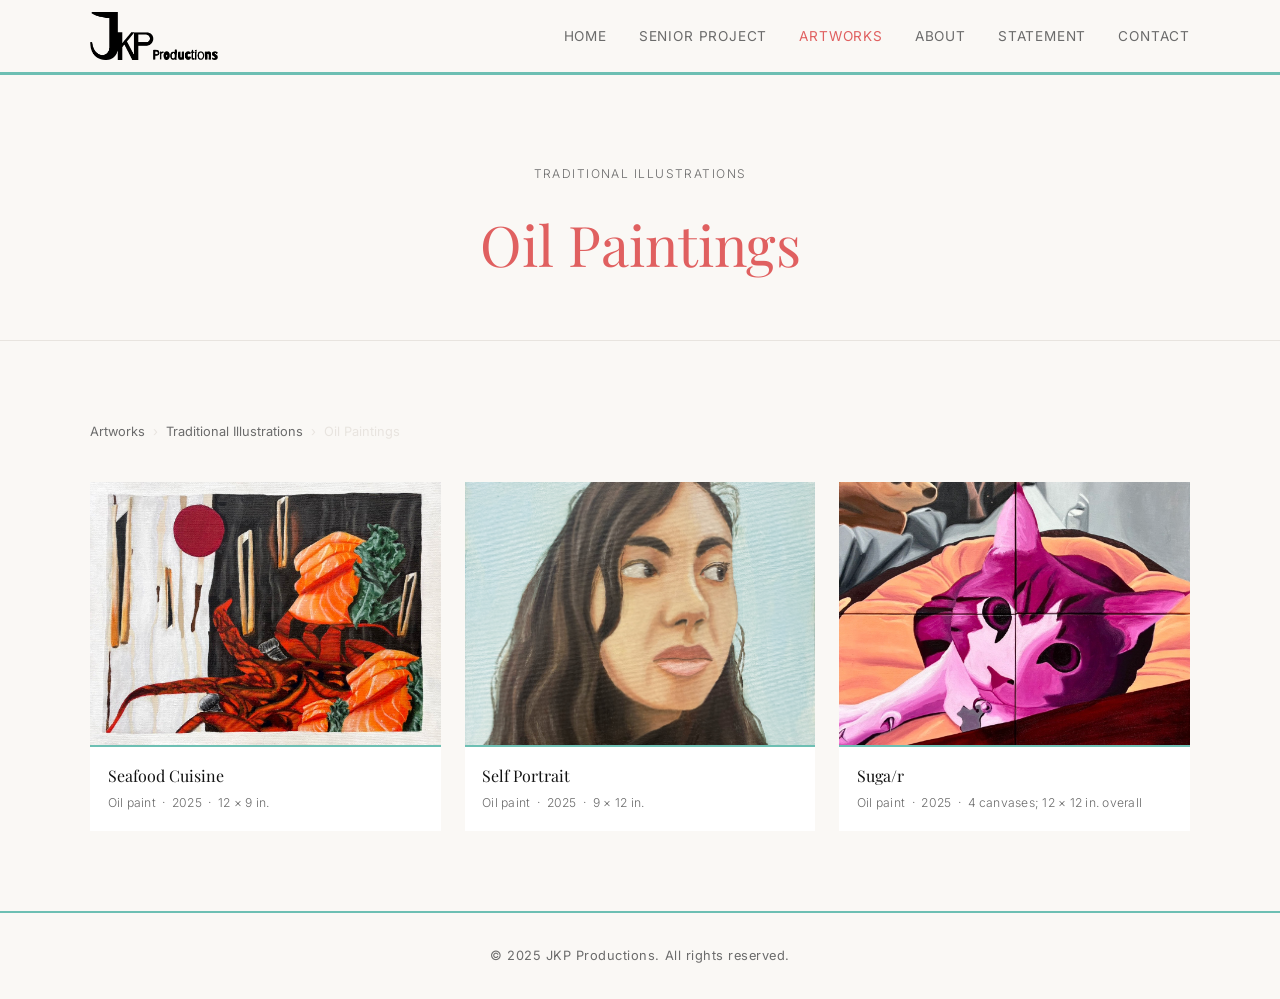
<file: artworks-oil-paintings.html>
<!DOCTYPE html>
<html lang="en">
<head>
  <meta charset="UTF-8" />
  <meta name="viewport" content="width=device-width, initial-scale=1.0" />
  <title>Oil Paintings — JKP Productions</title>
  <link rel="stylesheet" href="css/style.css" />
</head>
<body>
  <nav>
    <div class="nav-inner">
      <a href="index.html" class="nav-logo"><img src="images/Logo.png" alt="JKP Productions" /></a>
      <button class="nav-toggle" aria-label="Toggle menu" onclick="toggleNav()">
        <span></span><span></span><span></span>
      </button>
      <ul class="nav-links" id="navLinks">
        <li><a href="index.html">Home</a></li>
        <li><a href="portfolio.html">Senior Project</a></li>
        <li><a href="artworks.html" class="active">Artworks</a></li>
        <li><a href="about.html">About</a></li>
        <li><a href="statement.html">Statement</a></li>
        <li><a href="contact.html">Contact</a></li>
      </ul>
    </div>
  </nav>

  <main>
    <div class="page-hero">
      <p class="section-label">Traditional Illustrations</p>
      <h1>Oil Paintings</h1>
    </div>

    <section>
      <div class="section-inner">
        <div class="breadcrumb">
          <a href="artworks.html">Artworks</a>
          <span>›</span>
          <a href="artworks-traditional.html">Traditional Illustrations</a>
          <span>›</span>
          <span>Oil Paintings</span>
        </div>

        <div class="grid grid-3">

          <div class="artwork-card">
            <img src="images/Collage.jpg" alt="Seafood Cuisine" />
            <div class="artwork-info">
              <p class="artwork-title">Seafood Cuisine</p>
              <p class="artwork-meta">Oil paint &nbsp;·&nbsp; 2025 &nbsp;·&nbsp; 12 × 9 in.</p>
            </div>
          </div>

          <div class="artwork-card">
            <img src="images/SelfPortrait.jpg" alt="Self Portrait" />
            <div class="artwork-info">
              <p class="artwork-title">Self Portrait</p>
              <p class="artwork-meta">Oil paint &nbsp;·&nbsp; 2025 &nbsp;·&nbsp; 9 × 12 in.</p>
            </div>
          </div>

          <div class="artwork-card">
            <img src="images/Sugar.jpg" alt="Suga/r" />
            <div class="artwork-info">
              <p class="artwork-title">Suga/r</p>
              <p class="artwork-meta">Oil paint &nbsp;·&nbsp; 2025 &nbsp;·&nbsp; 4 canvases; 12 × 12 in. overall</p>
            </div>
          </div>

        </div>
      </div>
    </section>
  </main>

  <footer>
    <p>&copy; 2025 JKP Productions. All rights reserved.</p>
  </footer>

  <script>
    function toggleNav() {
      document.getElementById('navLinks').classList.toggle('open');
    }
  </script>
  <script src="js/lightbox.js"></script>
</body>
</html>
</file>
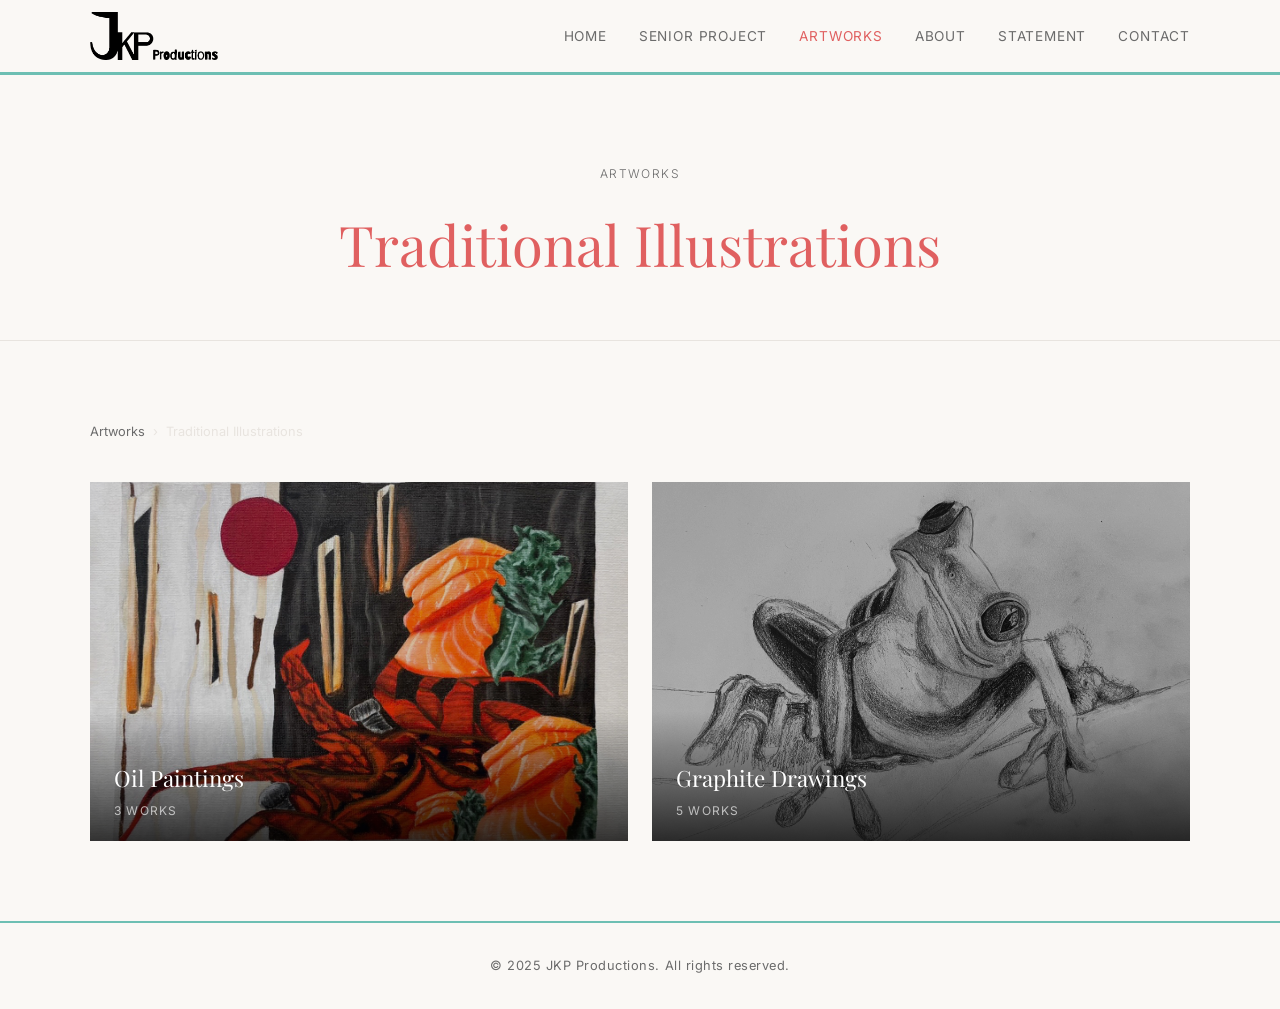
<file: artworks-traditional.html>
<!DOCTYPE html>
<html lang="en">
<head>
  <meta charset="UTF-8" />
  <meta name="viewport" content="width=device-width, initial-scale=1.0" />
  <title>Traditional Illustrations — JKP Productions</title>
  <link rel="stylesheet" href="css/style.css" />
</head>
<body>
  <nav>
    <div class="nav-inner">
      <a href="index.html" class="nav-logo"><img src="images/Logo.png" alt="JKP Productions" /></a>
      <button class="nav-toggle" aria-label="Toggle menu" onclick="toggleNav()">
        <span></span><span></span><span></span>
      </button>
      <ul class="nav-links" id="navLinks">
        <li><a href="index.html">Home</a></li>
        <li><a href="portfolio.html">Senior Project</a></li>
        <li><a href="artworks.html" class="active">Artworks</a></li>
        <li><a href="about.html">About</a></li>
        <li><a href="statement.html">Statement</a></li>
        <li><a href="contact.html">Contact</a></li>
      </ul>
    </div>
  </nav>

  <main>
    <div class="page-hero">
      <p class="section-label">Artworks</p>
      <h1>Traditional Illustrations</h1>
    </div>

    <section>
      <div class="section-inner">
        <div class="breadcrumb">
          <a href="artworks.html">Artworks</a>
          <span>›</span>
          <span>Traditional Illustrations</span>
        </div>

        <div class="category-grid category-grid-2">

          <a href="artworks-oil-paintings.html" class="category-card">
            <img src="images/Collage.jpg" alt="Oil Paintings" />
            <div class="category-card-label">
              <h3>Oil Paintings</h3>
              <p>3 works</p>
            </div>
          </a>

          <a href="artworks-graphite.html" class="category-card">
            <img src="images/TreeFrog.jpeg" alt="Graphite Drawings" />
            <div class="category-card-label">
              <h3>Graphite Drawings</h3>
              <p>5 works</p>
            </div>
          </a>

        </div>
      </div>
    </section>
  </main>

  <footer>
    <p>&copy; 2025 JKP Productions. All rights reserved.</p>
  </footer>

  <script>
    function toggleNav() {
      document.getElementById('navLinks').classList.toggle('open');
    }
  </script>
</body>
</html>
</file>
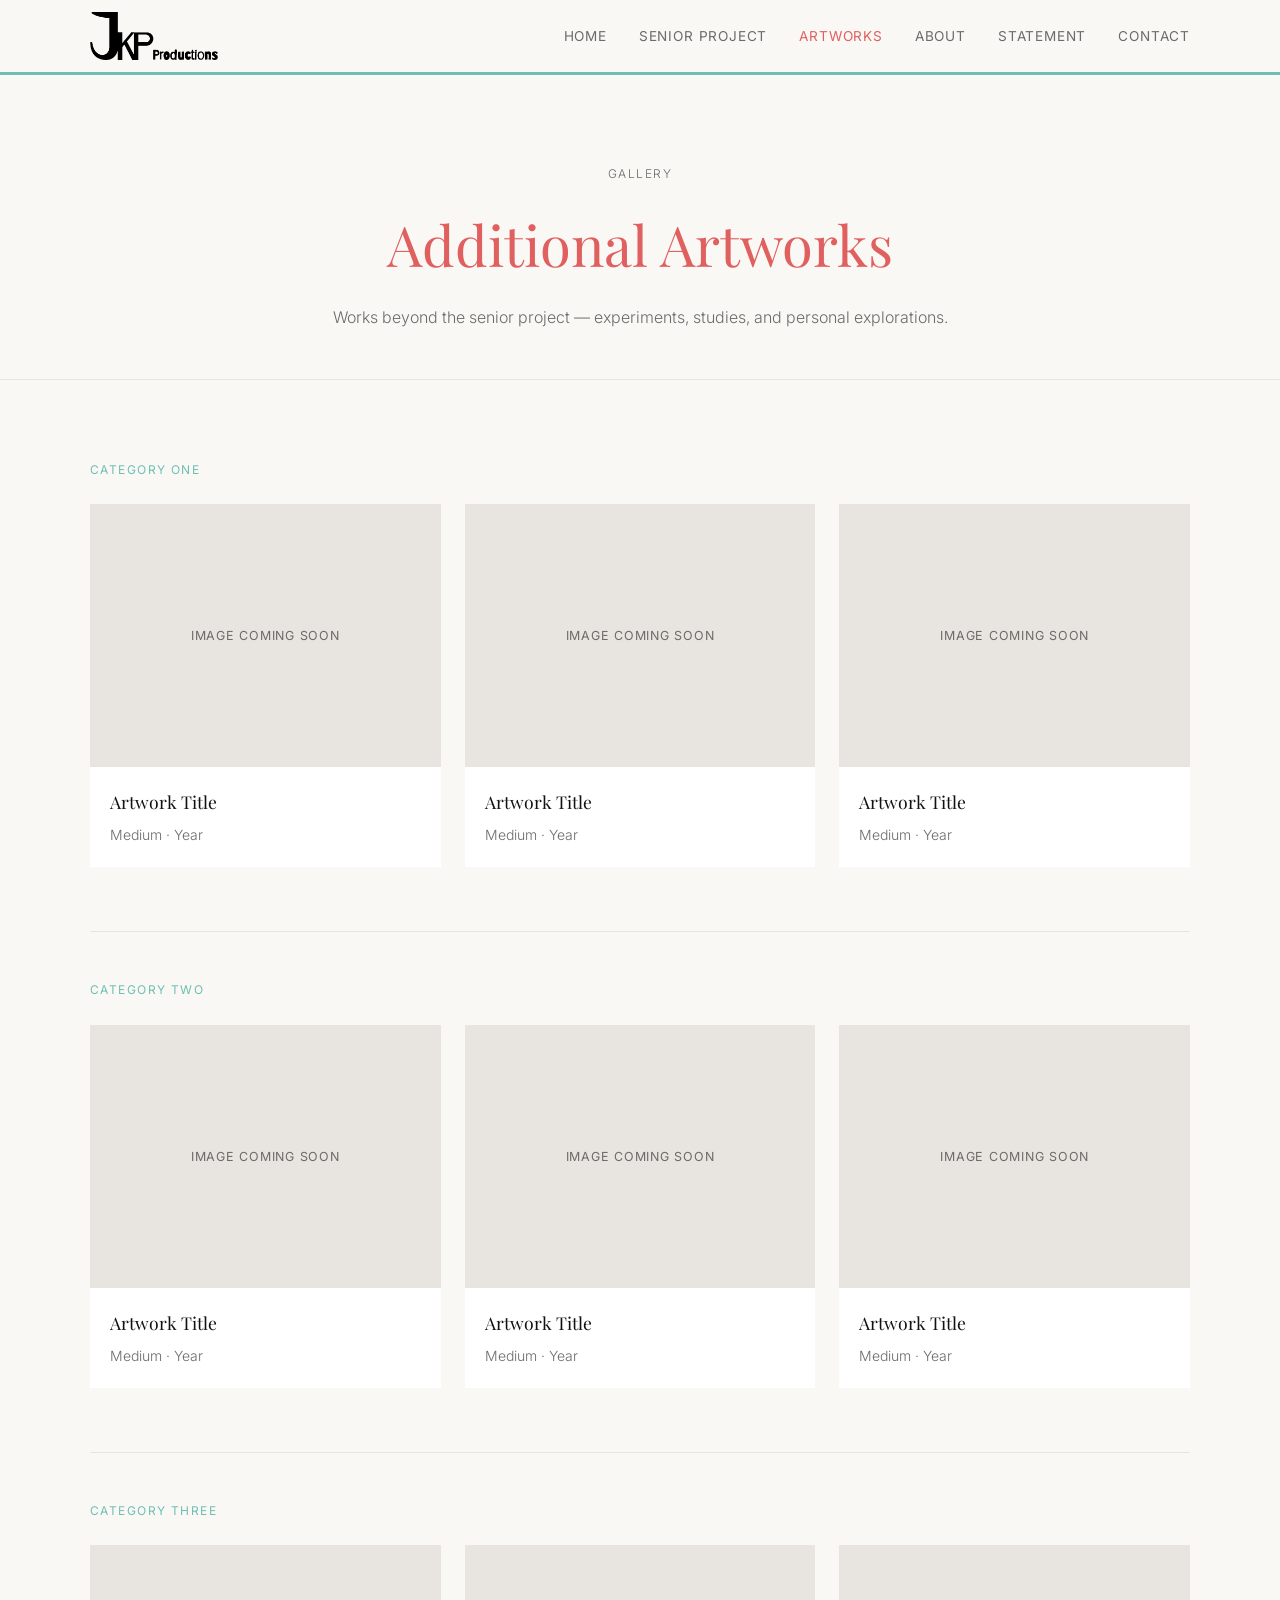
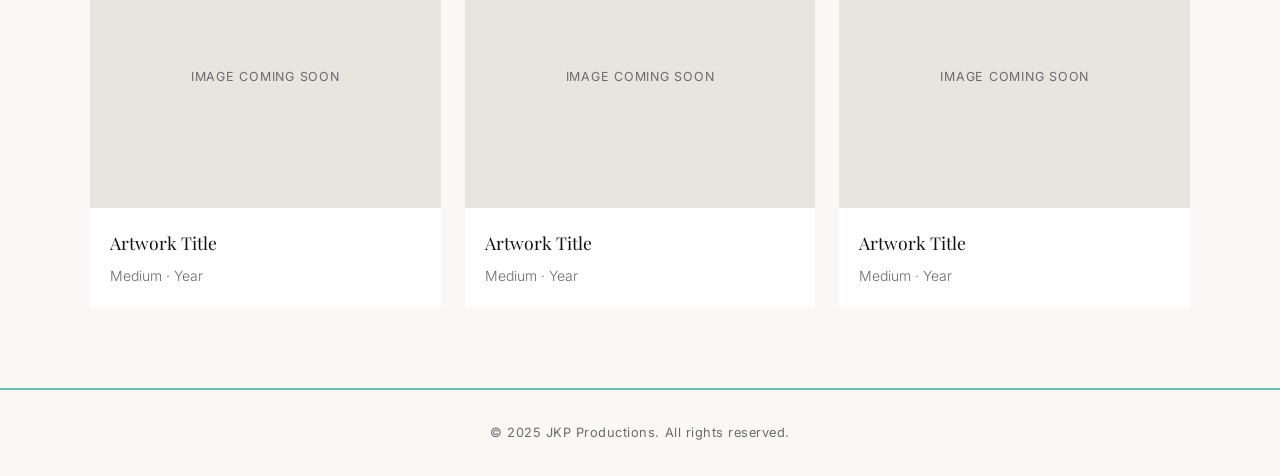
<file: artworks.html>
<!DOCTYPE html>
<html lang="en">
<head>
  <meta charset="UTF-8" />
  <meta name="viewport" content="width=device-width, initial-scale=1.0" />
  <title>Artworks — JKP Productions</title>
  <link rel="stylesheet" href="css/style.css" />
</head>
<body>

  <nav>
    <div class="nav-inner">
      <a href="index.html" class="nav-logo"><img src="images/Logo.png" alt="JKP Productions" /></a>
      <button class="nav-toggle" aria-label="Toggle menu" onclick="toggleNav()">
        <span></span><span></span><span></span>
      </button>
      <ul class="nav-links" id="navLinks">
        <li><a href="index.html">Home</a></li>
        <li><a href="portfolio.html">Senior Project</a></li>
        <li><a href="artworks.html" class="active">Artworks</a></li>
        <li><a href="about.html">About</a></li>
        <li><a href="statement.html">Statement</a></li>
        <li><a href="contact.html">Contact</a></li>
      </ul>
    </div>
  </nav>

  <main>

    <div class="page-hero">
      <p class="section-label">Gallery</p>
      <h1>Additional Artworks</h1>
      <p>Works beyond the senior project — experiments, studies, and personal explorations.</p>
    </div>

    <section>
      <div class="section-inner">

        <!-- Category: Paintings (example — update labels to match actual categories) -->
        <p class="section-label">Category One</p>
        <div class="grid grid-3" style="margin-top: 1.5rem; margin-bottom: 4rem;">
          <div class="card">
            <div class="card-img-placeholder">Image coming soon</div>
            <div class="card-body">
              <p class="card-title">Artwork Title</p>
              <p class="card-desc">Medium · Year</p>
            </div>
          </div>
          <div class="card">
            <div class="card-img-placeholder">Image coming soon</div>
            <div class="card-body">
              <p class="card-title">Artwork Title</p>
              <p class="card-desc">Medium · Year</p>
            </div>
          </div>
          <div class="card">
            <div class="card-img-placeholder">Image coming soon</div>
            <div class="card-body">
              <p class="card-title">Artwork Title</p>
              <p class="card-desc">Medium · Year</p>
            </div>
          </div>
        </div>

        <hr class="divider" style="margin-bottom: 3rem;" />

        <!-- Category: Drawings -->
        <p class="section-label">Category Two</p>
        <div class="grid grid-3" style="margin-top: 1.5rem; margin-bottom: 4rem;">
          <div class="card">
            <div class="card-img-placeholder">Image coming soon</div>
            <div class="card-body">
              <p class="card-title">Artwork Title</p>
              <p class="card-desc">Medium · Year</p>
            </div>
          </div>
          <div class="card">
            <div class="card-img-placeholder">Image coming soon</div>
            <div class="card-body">
              <p class="card-title">Artwork Title</p>
              <p class="card-desc">Medium · Year</p>
            </div>
          </div>
          <div class="card">
            <div class="card-img-placeholder">Image coming soon</div>
            <div class="card-body">
              <p class="card-title">Artwork Title</p>
              <p class="card-desc">Medium · Year</p>
            </div>
          </div>
        </div>

        <hr class="divider" style="margin-bottom: 3rem;" />

        <!-- Category: Mixed Media -->
        <p class="section-label">Category Three</p>
        <div class="grid grid-3" style="margin-top: 1.5rem;">
          <div class="card">
            <div class="card-img-placeholder">Image coming soon</div>
            <div class="card-body">
              <p class="card-title">Artwork Title</p>
              <p class="card-desc">Medium · Year</p>
            </div>
          </div>
          <div class="card">
            <div class="card-img-placeholder">Image coming soon</div>
            <div class="card-body">
              <p class="card-title">Artwork Title</p>
              <p class="card-desc">Medium · Year</p>
            </div>
          </div>
          <div class="card">
            <div class="card-img-placeholder">Image coming soon</div>
            <div class="card-body">
              <p class="card-title">Artwork Title</p>
              <p class="card-desc">Medium · Year</p>
            </div>
          </div>
        </div>

      </div>
    </section>

  </main>

  <footer>
    <p>&copy; 2025 JKP Productions. All rights reserved.</p>
  </footer>

  <script>
    function toggleNav() {
      document.getElementById('navLinks').classList.toggle('open');
    }
  </script>

</body>
</html>
</file>
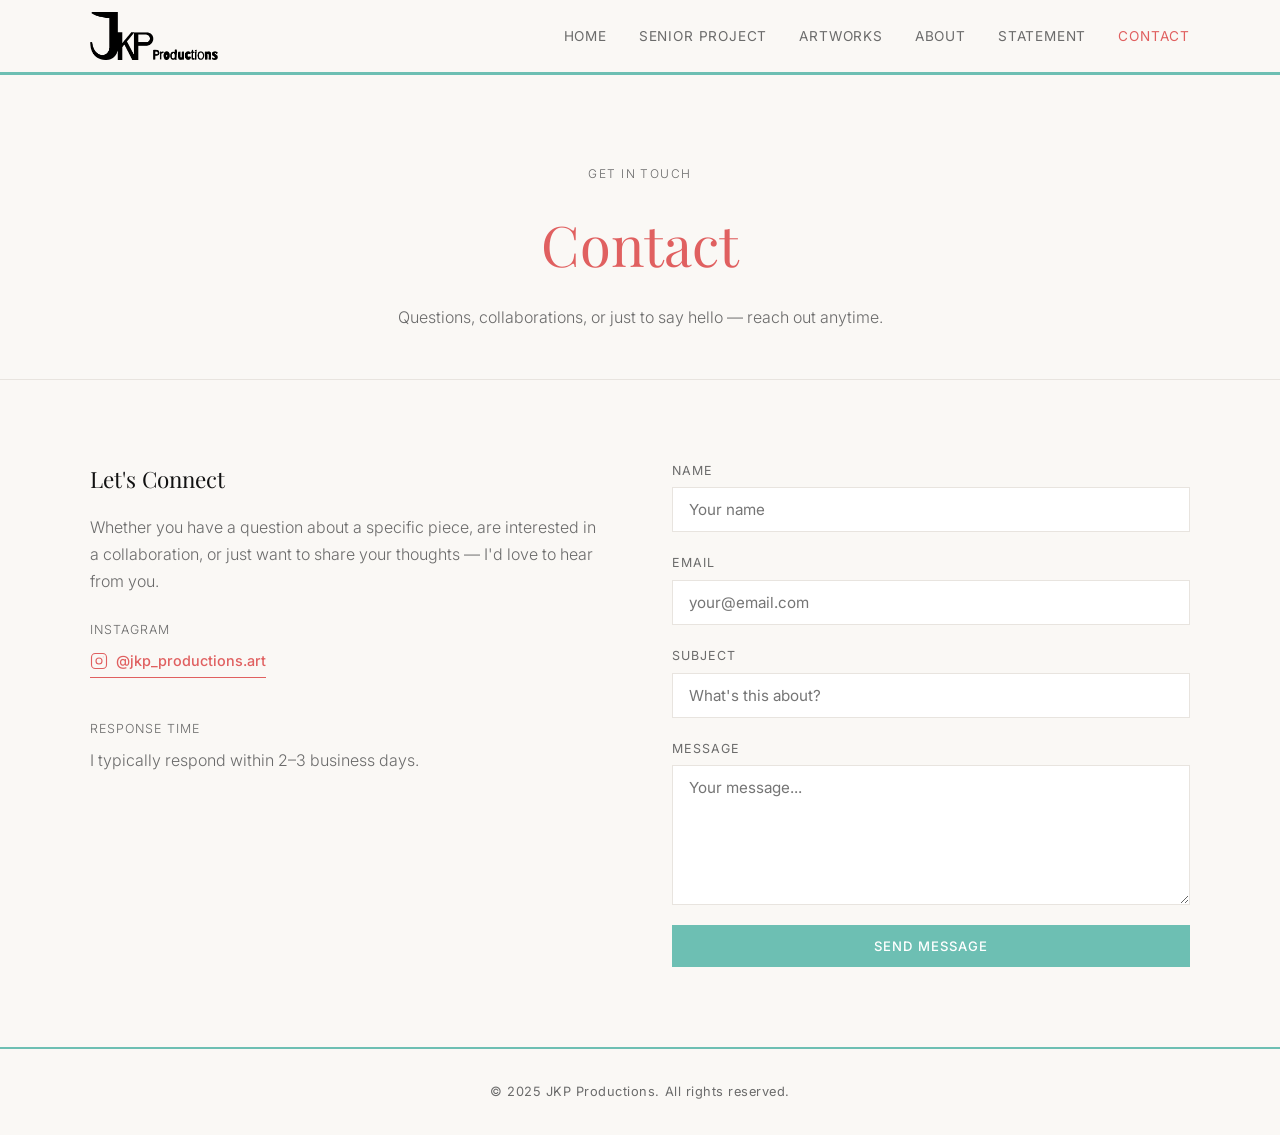
<file: contact.html>
<!DOCTYPE html>
<html lang="en">
<head>
  <meta charset="UTF-8" />
  <meta name="viewport" content="width=device-width, initial-scale=1.0" />
  <title>Contact — JKP Productions</title>
  <link rel="stylesheet" href="css/style.css" />
</head>
<body>

  <nav>
    <div class="nav-inner">
      <a href="index.html" class="nav-logo"><img src="images/Logo.png" alt="JKP Productions" /></a>
      <button class="nav-toggle" aria-label="Toggle menu" onclick="toggleNav()">
        <span></span><span></span><span></span>
      </button>
      <ul class="nav-links" id="navLinks">
        <li><a href="index.html">Home</a></li>
        <li><a href="portfolio.html">Senior Project</a></li>
        <li><a href="artworks.html">Artworks</a></li>
        <li><a href="about.html">About</a></li>
        <li><a href="statement.html">Statement</a></li>
        <li><a href="contact.html" class="active">Contact</a></li>
      </ul>
    </div>
  </nav>

  <main>

    <div class="page-hero">
      <p class="section-label">Get in Touch</p>
      <h1>Contact</h1>
      <p>Questions, collaborations, or just to say hello — reach out anytime.</p>
    </div>

    <section>
      <div class="section-inner">
        <div class="contact-grid">

          <div class="contact-info">
            <h3>Let's Connect</h3>
            <p>Whether you have a question about a specific piece, are interested in a collaboration, or just want to share your thoughts — I'd love to hear from you.</p>

            <p style="margin-bottom: 0.5rem; font-size: 0.78rem; letter-spacing: 0.08em; text-transform: uppercase; color: var(--gray);">Instagram</p>
            <a href="https://instagram.com/jkp_productions.art" target="_blank" rel="noopener" class="ig-link" style="color: var(--accent); border-color: var(--accent);">
              <!-- Instagram icon -->
              <svg xmlns="http://www.w3.org/2000/svg" viewBox="0 0 24 24" fill="none" stroke="currentColor" stroke-width="1.5" stroke-linecap="round" stroke-linejoin="round">
                <rect x="2" y="2" width="20" height="20" rx="5" ry="5"/>
                <circle cx="12" cy="12" r="4"/>
                <circle cx="17.5" cy="6.5" r="0.5" fill="currentColor" stroke="none"/>
              </svg>
              @jkp_productions.art
            </a>

            <div style="margin-top: 2.5rem;">
              <p style="font-size: 0.78rem; letter-spacing: 0.08em; text-transform: uppercase; color: var(--gray); margin-bottom: 0.5rem;">Response Time</p>
              <p style="font-weight: 300; color: var(--gray);">I typically respond within 2–3 business days.</p>
            </div>
          </div>

          <div>
            <!-- Contact form using Formspree (free, no backend required) -->
            <!-- Replace YOUR_FORM_ID with a Formspree endpoint when ready -->
            <form action="https://formspree.io/f/mbdqnzno" method="POST" id="contactForm" onsubmit="handleSubmit(event)">
              <div class="form-group">
                <label for="name">Name</label>
                <input type="text" id="name" name="name" placeholder="Your name" required />
              </div>
              <div class="form-group">
                <label for="email">Email</label>
                <input type="email" id="email" name="email" placeholder="your@email.com" required />
              </div>
              <div class="form-group">
                <label for="subject">Subject</label>
                <input type="text" id="subject" name="subject" placeholder="What's this about?" />
              </div>
              <div class="form-group">
                <label for="message">Message</label>
                <textarea id="message" name="message" placeholder="Your message..." required></textarea>
              </div>
              <button type="submit" class="btn btn-dark" style="cursor: pointer; font-family: inherit; width: 100%;">Send Message</button>
              <p id="form-status" style="margin-top: 1rem; font-size: 0.875rem; color: var(--gray); display: none;"></p>
            </form>
          </div>

        </div>
      </div>
    </section>

  </main>

  <footer>
    <p>&copy; 2025 JKP Productions. All rights reserved.</p>
  </footer>

  <script>
    function toggleNav() {
      document.getElementById('navLinks').classList.toggle('open');
    }

    async function handleSubmit(e) {
      e.preventDefault();
      const form = e.target;
      const status = document.getElementById('form-status');
      const btn = form.querySelector('button[type="submit"]');

      btn.textContent = 'Sending…';
      btn.disabled = true;

      try {
        const res = await fetch(form.action, {
          method: 'POST',
          body: new FormData(form),
          headers: { 'Accept': 'application/json' }
        });

        if (res.ok) {
          status.textContent = 'Message sent — thank you!';
          status.style.color = 'var(--accent)';
          form.reset();
        } else {
          status.textContent = 'Something went wrong. Please try again.';
          status.style.color = '#c0392b';
        }
      } catch {
        status.textContent = 'Network error. Please try again.';
        status.style.color = '#c0392b';
      }

      status.style.display = 'block';
      btn.textContent = 'Send Message';
      btn.disabled = false;
    }
  </script>

</body>
</html>
</file>
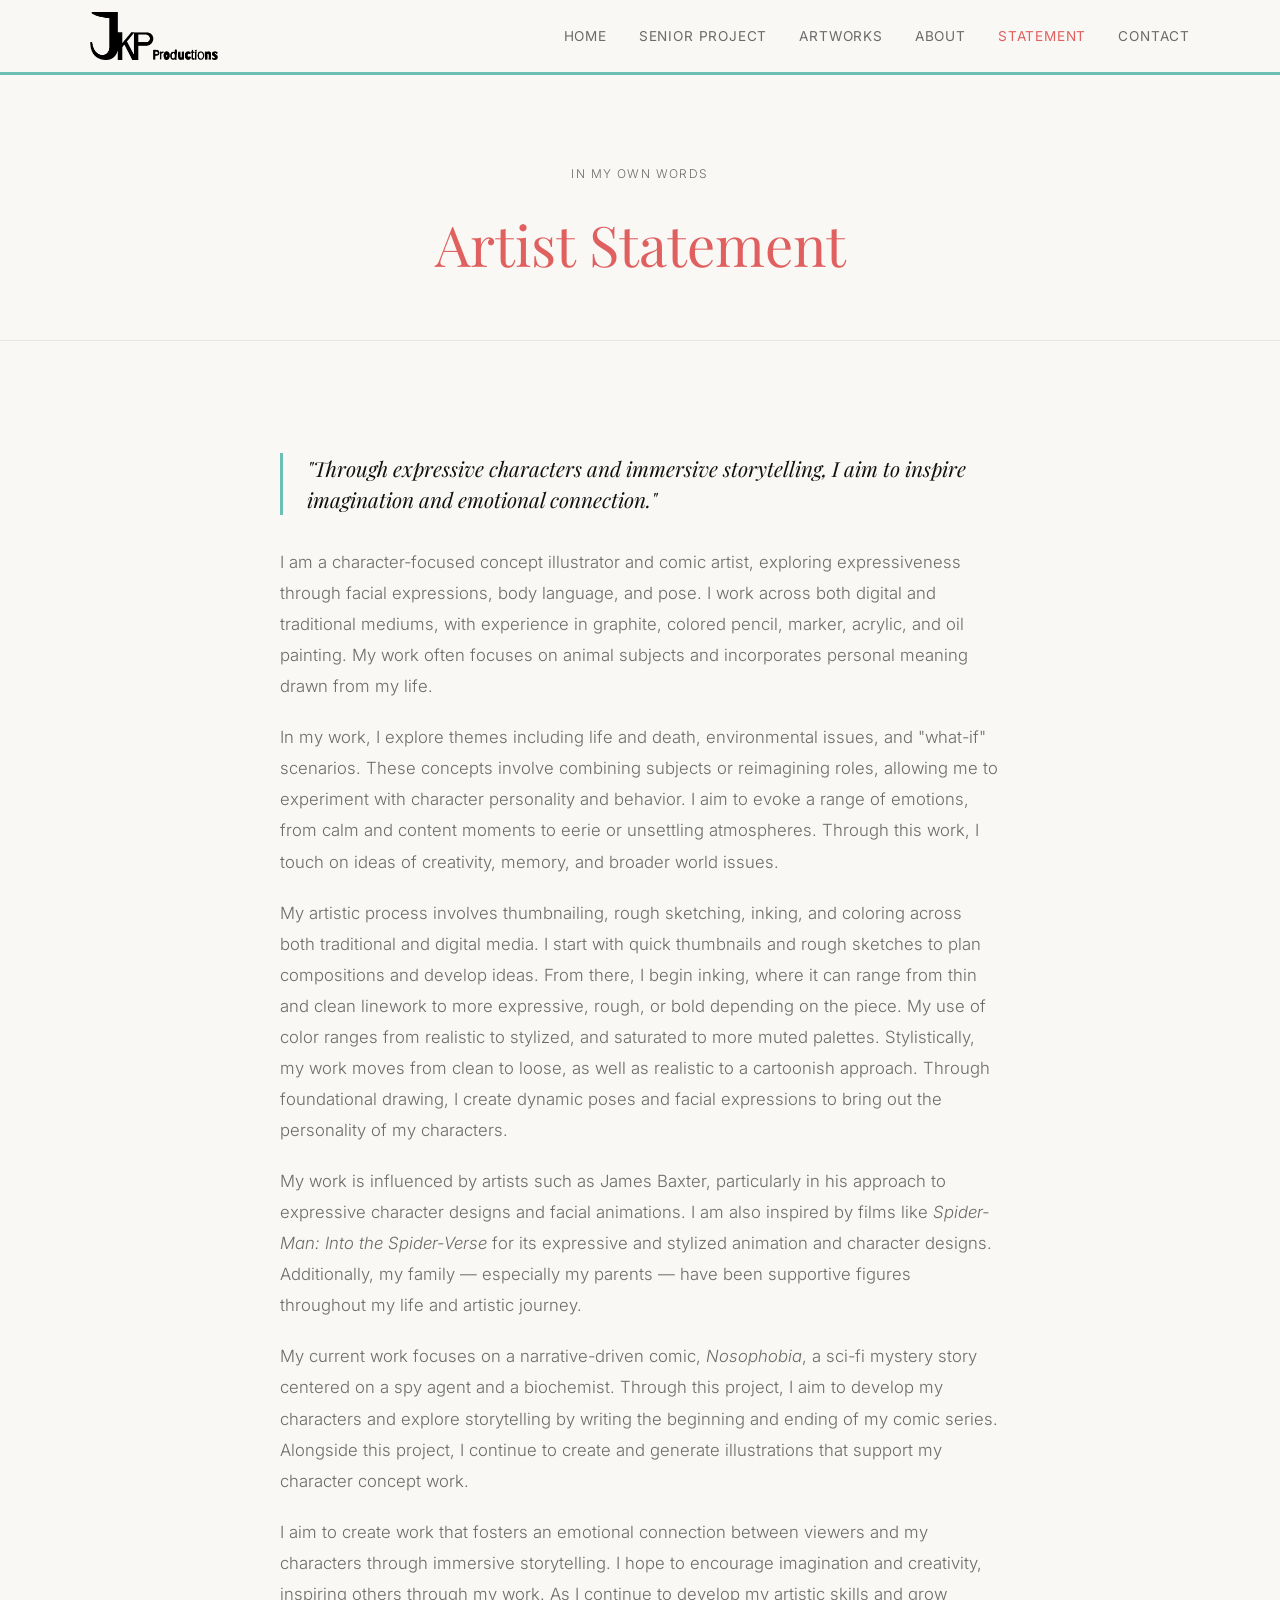
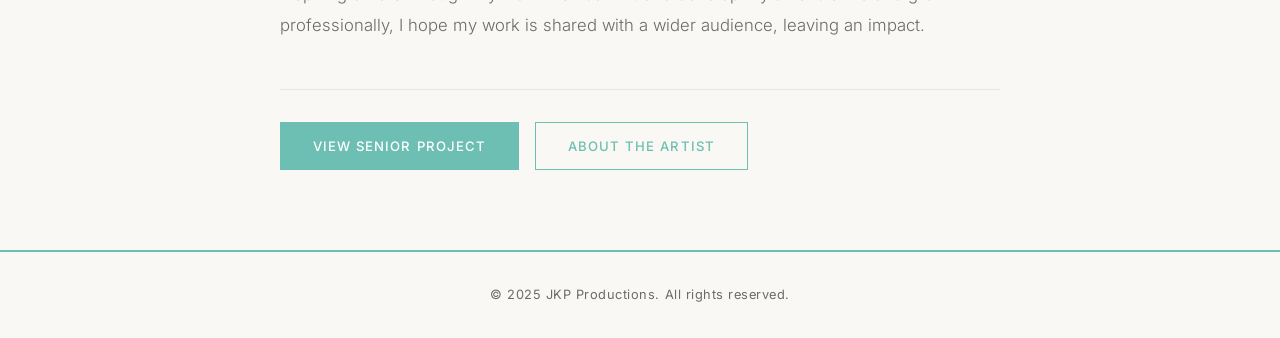
<file: statement.html>
<!DOCTYPE html>
<html lang="en">
<head>
  <meta charset="UTF-8" />
  <meta name="viewport" content="width=device-width, initial-scale=1.0" />
  <title>Artist Statement — JKP Productions</title>
  <link rel="stylesheet" href="css/style.css" />
</head>
<body>

  <nav>
    <div class="nav-inner">
      <a href="index.html" class="nav-logo"><img src="images/Logo.png" alt="JKP Productions" /></a>
      <button class="nav-toggle" aria-label="Toggle menu" onclick="toggleNav()">
        <span></span><span></span><span></span>
      </button>
      <ul class="nav-links" id="navLinks">
        <li><a href="index.html">Home</a></li>
        <li><a href="portfolio.html">Senior Project</a></li>
        <li><a href="artworks.html">Artworks</a></li>
        <li><a href="about.html">About</a></li>
        <li><a href="statement.html" class="active">Statement</a></li>
        <li><a href="contact.html">Contact</a></li>
      </ul>
    </div>
  </nav>

  <main>

    <div class="page-hero">
      <p class="section-label">In My Own Words</p>
      <h1 style="color: var(--accent);">Artist Statement</h1>
    </div>

    <section>
      <div class="section-inner">
        <div class="statement-body">

          <blockquote>
            "Through expressive characters and immersive storytelling, I aim to inspire imagination and emotional connection."
          </blockquote>

          <p>
            I am a character-focused concept illustrator and comic artist, exploring expressiveness through facial expressions, body language, and pose. I work across both digital and traditional mediums, with experience in graphite, colored pencil, marker, acrylic, and oil painting. My work often focuses on animal subjects and incorporates personal meaning drawn from my life.
          </p>

          <p>
            In my work, I explore themes including life and death, environmental issues, and "what-if" scenarios. These concepts involve combining subjects or reimagining roles, allowing me to experiment with character personality and behavior. I aim to evoke a range of emotions, from calm and content moments to eerie or unsettling atmospheres. Through this work, I touch on ideas of creativity, memory, and broader world issues.
          </p>

          <p>
            My artistic process involves thumbnailing, rough sketching, inking, and coloring across both traditional and digital media. I start with quick thumbnails and rough sketches to plan compositions and develop ideas. From there, I begin inking, where it can range from thin and clean linework to more expressive, rough, or bold depending on the piece. My use of color ranges from realistic to stylized, and saturated to more muted palettes. Stylistically, my work moves from clean to loose, as well as realistic to a cartoonish approach. Through foundational drawing, I create dynamic poses and facial expressions to bring out the personality of my characters.
          </p>

          <p>
            My work is influenced by artists such as James Baxter, particularly in his approach to expressive character designs and facial animations. I am also inspired by films like <em>Spider-Man: Into the Spider-Verse</em> for its expressive and stylized animation and character designs. Additionally, my family — especially my parents — have been supportive figures throughout my life and artistic journey.
          </p>

          <p>
            My current work focuses on a narrative-driven comic, <em>Nosophobia</em>, a sci-fi mystery story centered on a spy agent and a biochemist. Through this project, I aim to develop my characters and explore storytelling by writing the beginning and ending of my comic series. Alongside this project, I continue to create and generate illustrations that support my character concept work.
          </p>

          <p>
            I aim to create work that fosters an emotional connection between viewers and my characters through immersive storytelling. I hope to encourage imagination and creativity, inspiring others through my work. As I continue to develop my artistic skills and grow professionally, I hope my work is shared with a wider audience, leaving an impact.
          </p>

          <div style="margin-top: 3rem; padding-top: 2rem; border-top: 1px solid var(--light-gray); display: flex; gap: 1rem; flex-wrap: wrap;">
            <a href="portfolio.html" class="btn btn-dark">View Senior Project</a>
            <a href="about.html" class="btn btn-outline">About the Artist</a>
          </div>

        </div>
      </div>
    </section>

  </main>

  <footer>
    <p>&copy; 2025 JKP Productions. All rights reserved.</p>
  </footer>

  <script>
    function toggleNav() {
      document.getElementById('navLinks').classList.toggle('open');
    }
  </script>

</body>
</html>
</file>
<file: css/style.css>
@import url('https://fonts.googleapis.com/css2?family=Playfair+Display:ital,wght@0,400;0,600;1,400&family=Inter:wght@300;400;500&display=swap');

*, *::before, *::after {
  box-sizing: border-box;
  margin: 0;
  padding: 0;
}

:root {
  --cream: #faf8f5;
  --white: #ffffff;
  --black: #111111;
  --gray: #6b6b6b;
  --light-gray: #e8e4df;
  --accent: #e06060;
  --teal: #6dbfb3;
}

html {
  scroll-behavior: smooth;
}

body {
  font-family: 'Inter', sans-serif;
  background-color: var(--cream);
  color: var(--black);
  font-size: 16px;
  line-height: 1.7;
}

/* ── Navigation ── */
nav {
  position: fixed;
  top: 0;
  left: 0;
  width: 100%;
  background-color: var(--cream);
  border-bottom: 3px solid var(--teal);
  z-index: 100;
  padding: 0 2rem;
}

.nav-inner {
  max-width: 1100px;
  margin: 0 auto;
  display: flex;
  align-items: center;
  justify-content: space-between;
  height: 72px;
}

.nav-logo {
  display: flex;
  align-items: center;
  text-decoration: none;
}

.nav-logo img {
  height: 48px;
  width: auto;
  display: block;
}

.nav-links {
  list-style: none;
  display: flex;
  gap: 2rem;
}

.nav-links a {
  font-size: 0.85rem;
  font-weight: 400;
  color: var(--gray);
  text-decoration: none;
  letter-spacing: 0.06em;
  text-transform: uppercase;
  transition: color 0.2s;
}

.nav-links a:hover {
  color: var(--black);
}

.nav-links a.active {
  color: var(--accent);
}

/* hamburger — hidden on desktop */
.nav-toggle {
  display: none;
  background: none;
  border: none;
  cursor: pointer;
  flex-direction: column;
  gap: 5px;
  padding: 4px;
}

.nav-toggle span {
  display: block;
  width: 24px;
  height: 2px;
  background: var(--black);
  transition: transform 0.2s, opacity 0.2s;
}

/* ── Page wrapper ── */
main {
  padding-top: 72px;
}

/* ── Hero ── */
.hero {
  min-height: calc(100vh - 72px);
  display: flex;
  flex-direction: column;
  align-items: center;
  justify-content: center;
  text-align: center;
  padding: 4rem 2rem;
}

.hero h1 {
  font-family: 'Playfair Display', serif;
  font-size: clamp(2.8rem, 7vw, 5.5rem);
  font-weight: 400;
  line-height: 1.1;
  letter-spacing: -0.01em;
  margin-bottom: 1.25rem;
}

.hero h1 em {
  font-style: italic;
  color: var(--accent);
}

.hero p {
  font-size: 1rem;
  color: var(--gray);
  max-width: 480px;
  margin-bottom: 2.5rem;
  font-weight: 300;
}

.hero-links {
  display: flex;
  gap: 1rem;
  flex-wrap: wrap;
  justify-content: center;
}

/* ── Buttons ── */
.btn {
  display: inline-block;
  padding: 0.75rem 2rem;
  font-size: 0.82rem;
  font-weight: 500;
  letter-spacing: 0.08em;
  text-transform: uppercase;
  text-decoration: none;
  border: 1px solid var(--teal);
  transition: background 0.2s, color 0.2s, border-color 0.2s;
}

.btn-dark {
  background: var(--teal);
  color: var(--white);
}

.btn-dark:hover {
  background: #55a99c;
  border-color: #55a99c;
}

.btn-outline {
  background: transparent;
  color: var(--teal);
}

.btn-outline:hover {
  background: var(--teal);
  color: var(--white);
}

/* ── Section wrapper ── */
section {
  padding: 5rem 2rem;
}

.section-inner {
  max-width: 1100px;
  margin: 0 auto;
}

.section-label {
  font-size: 0.75rem;
  letter-spacing: 0.12em;
  text-transform: uppercase;
  color: var(--teal);
  margin-bottom: 0.75rem;
}

.section-title {
  font-family: 'Playfair Display', serif;
  font-size: clamp(1.8rem, 4vw, 2.8rem);
  font-weight: 400;
  line-height: 1.2;
  margin-bottom: 1.5rem;
}

.section-body {
  color: var(--gray);
  max-width: 680px;
  font-weight: 300;
}

/* ── Divider ── */
hr.divider {
  border: none;
  border-top: 1px solid var(--light-gray);
  margin: 0;
}

/* ── Grid ── */
.grid {
  display: grid;
  gap: 1.5rem;
}

.grid-3 { grid-template-columns: repeat(3, 1fr); }
.grid-2 { grid-template-columns: repeat(2, 1fr); }

.card {
  background: var(--white);
  overflow: hidden;
}

.card-img {
  width: 100%;
  aspect-ratio: 4/3;
  object-fit: cover;
  display: block;
  background: var(--light-gray);
}

.card-img-placeholder {
  width: 100%;
  aspect-ratio: 4/3;
  background: var(--light-gray);
  display: flex;
  align-items: center;
  justify-content: center;
  color: var(--gray);
  font-size: 0.78rem;
  letter-spacing: 0.06em;
  text-transform: uppercase;
}

.card-body {
  padding: 1.25rem;
}

.card-title {
  font-family: 'Playfair Display', serif;
  font-size: 1.1rem;
  margin-bottom: 0.4rem;
}

.card-desc {
  font-size: 0.875rem;
  color: var(--gray);
  font-weight: 300;
}

/* ── Page hero (inner pages) ── */
.page-hero {
  padding: 5rem 2rem 3rem;
  text-align: center;
  border-bottom: 1px solid var(--light-gray);
}

.page-hero h1 {
  font-family: 'Playfair Display', serif;
  font-size: clamp(2rem, 5vw, 3.5rem);
  font-weight: 400;
  color: var(--accent);
}

.page-hero p {
  margin-top: 0.75rem;
  color: var(--gray);
  font-weight: 300;
}

/* ── About layout ── */
.about-grid {
  display: grid;
  grid-template-columns: 1fr 1fr;
  gap: 4rem;
  align-items: start;
}

.about-img-placeholder {
  width: 100%;
  aspect-ratio: 3/4;
  background: var(--light-gray);
  display: flex;
  align-items: center;
  justify-content: center;
  color: var(--gray);
  font-size: 0.78rem;
  letter-spacing: 0.06em;
  text-transform: uppercase;
}

.about-img {
  width: 100%;
  aspect-ratio: 3/4;
  object-fit: cover;
  display: block;
}

.about-text h2 {
  font-family: 'Playfair Display', serif;
  font-size: 2rem;
  font-weight: 400;
  margin-bottom: 1.25rem;
}

.about-text p {
  color: var(--gray);
  font-weight: 300;
  margin-bottom: 1rem;
}

/* ── Statement ── */
.statement-body {
  max-width: 720px;
  margin: 0 auto;
}

.statement-body p {
  font-size: 1.05rem;
  color: var(--gray);
  font-weight: 300;
  margin-bottom: 1.25rem;
  line-height: 1.85;
}

.statement-body blockquote {
  border-left: 3px solid var(--teal);
  padding-left: 1.5rem;
  margin: 2rem 0;
  font-family: 'Playfair Display', serif;
  font-size: 1.3rem;
  font-style: italic;
  color: var(--black);
  line-height: 1.5;
}

/* ── Contact ── */
.contact-grid {
  display: grid;
  grid-template-columns: 1fr 1fr;
  gap: 4rem;
  align-items: start;
}

.contact-info h3 {
  font-family: 'Playfair Display', serif;
  font-size: 1.4rem;
  font-weight: 400;
  margin-bottom: 1rem;
}

.contact-info p {
  color: var(--gray);
  font-weight: 300;
  margin-bottom: 1.5rem;
}

.ig-link {
  display: inline-flex;
  align-items: center;
  gap: 0.5rem;
  color: var(--black);
  text-decoration: none;
  font-size: 0.9rem;
  font-weight: 500;
  border-bottom: 1px solid var(--light-gray);
  padding-bottom: 0.25rem;
  transition: border-color 0.2s;
}

.ig-link:hover {
  border-color: var(--accent);
}

.ig-link svg {
  width: 18px;
  height: 18px;
}

/* ── Form ── */
form {
  display: flex;
  flex-direction: column;
  gap: 1.25rem;
}

.form-group {
  display: flex;
  flex-direction: column;
  gap: 0.4rem;
}

label {
  font-size: 0.78rem;
  letter-spacing: 0.08em;
  text-transform: uppercase;
  color: var(--gray);
}

input, textarea {
  font-family: 'Inter', sans-serif;
  font-size: 0.95rem;
  padding: 0.75rem 1rem;
  border: 1px solid var(--light-gray);
  background: var(--white);
  color: var(--black);
  outline: none;
  transition: border-color 0.2s;
  width: 100%;
}

input:focus, textarea:focus {
  border-color: var(--accent);
}

textarea {
  min-height: 140px;
  resize: vertical;
}

/* ── Footer ── */
footer {
  border-top: 2px solid var(--teal);
  padding: 2rem;
  text-align: center;
  font-size: 0.8rem;
  color: var(--gray);
  letter-spacing: 0.04em;
}

/* ── Responsive ── */
@media (max-width: 768px) {
  .nav-links {
    display: none;
    position: absolute;
    top: 72px;
    left: 0;
    width: 100%;
    background: var(--cream);
    flex-direction: column;
    padding: 1.5rem 2rem;
    gap: 1.25rem;
    border-bottom: 1px solid var(--light-gray);
  }

  .nav-links.open {
    display: flex;
  }

  .nav-toggle {
    display: flex;
  }

  .grid-3 { grid-template-columns: 1fr; }
  .grid-2 { grid-template-columns: 1fr; }

  .about-grid { grid-template-columns: 1fr; gap: 2rem; }
  .contact-grid { grid-template-columns: 1fr; gap: 2.5rem; }
}

@media (min-width: 769px) and (max-width: 1024px) {
  .grid-3 { grid-template-columns: repeat(2, 1fr); }
}

/* ── Breadcrumb ── */
.breadcrumb {
  display: flex;
  align-items: center;
  gap: 0.5rem;
  font-size: 0.8rem;
  color: var(--gray);
  margin-bottom: 2.5rem;
  flex-wrap: wrap;
}

.breadcrumb a {
  color: var(--gray);
  text-decoration: none;
  transition: color 0.2s;
}

.breadcrumb a:hover { color: var(--accent); }

.breadcrumb span { color: var(--light-gray); }

/* ── Category cards ── */
.category-grid {
  display: grid;
  gap: 1.5rem;
}

.category-grid-2 { grid-template-columns: repeat(2, 1fr); }
.category-grid-3 { grid-template-columns: repeat(3, 1fr); }

.category-card {
  position: relative;
  overflow: hidden;
  display: block;
  text-decoration: none;
  background: var(--black);
}

.category-card img {
  width: 100%;
  aspect-ratio: 3/2;
  object-fit: cover;
  display: block;
  transition: transform 0.4s ease, opacity 0.4s ease;
  opacity: 0.82;
}

.category-card:hover img {
  transform: scale(1.04);
  opacity: 0.6;
}

.category-card-label {
  position: absolute;
  bottom: 0;
  left: 0;
  right: 0;
  padding: 3rem 1.5rem 1.25rem;
  background: linear-gradient(to top, rgba(0,0,0,0.75) 0%, transparent 100%);
}

.category-card-label h3 {
  font-family: 'Playfair Display', serif;
  font-size: 1.4rem;
  font-weight: 400;
  color: var(--white);
  margin-bottom: 0.2rem;
}

.category-card-label p {
  font-size: 0.75rem;
  letter-spacing: 0.1em;
  text-transform: uppercase;
  color: rgba(255,255,255,0.65);
}

/* ── Artwork cards ── */
.artwork-card {
  background: var(--white);
  overflow: hidden;
}

.artwork-card img {
  width: 100%;
  aspect-ratio: 4/3;
  object-fit: cover;
  display: block;
  cursor: zoom-in;
}

/* Lightbox */
#lb-overlay {
  display: none;
  position: fixed;
  inset: 0;
  background: rgba(0, 0, 0, 0.92);
  z-index: 2000;
  align-items: center;
  justify-content: center;
}
#lb-overlay.active { display: flex; }
#lb-img {
  max-width: 90vw;
  max-height: 90vh;
  object-fit: contain;
  box-shadow: 0 4px 40px rgba(0, 0, 0, 0.5);
}
#lb-close {
  position: absolute;
  top: 1rem;
  right: 1.5rem;
  background: none;
  border: none;
  color: #fff;
  font-size: 2.5rem;
  line-height: 1;
  cursor: pointer;
  opacity: 0.75;
  z-index: 2001;
}
#lb-close:hover { opacity: 1; }

#lb-prev, #lb-next {
  position: absolute;
  top: 50%;
  transform: translateY(-50%);
  background: rgba(255,255,255,0.15);
  border: 1px solid rgba(255,255,255,0.3);
  color: #fff;
  width: 48px;
  height: 48px;
  border-radius: 50%;
  font-size: 1.4rem;
  cursor: pointer;
  display: none;
  align-items: center;
  justify-content: center;
  transition: background 0.2s, border-color 0.2s;
  z-index: 2001;
}
#lb-prev { left: 1.5rem; }
#lb-next { right: 1.5rem; }
#lb-prev:hover, #lb-next:hover { background: var(--teal); border-color: var(--teal); }

.artwork-info {
  padding: 0.9rem 1.1rem 1.1rem;
  border-top: 2px solid var(--teal);
}

.artwork-title {
  font-family: 'Playfair Display', serif;
  font-size: 1rem;
  font-weight: 400;
  color: var(--black);
  margin-bottom: 0.25rem;
}

.artwork-meta {
  font-size: 0.76rem;
  color: var(--gray);
  font-weight: 300;
  letter-spacing: 0.02em;
}

/* ── Slideshow ── */
.slideshow-wrap {
  position: relative;
  overflow: hidden;
  background: var(--black);
}

.slideshow-track {
  display: flex;
  transition: transform 0.35s ease;
}

.slideshow-track img {
  min-width: 100%;
  width: 100%;
  aspect-ratio: 4/3;
  object-fit: cover;
  display: block;
}

.slideshow-controls {
  position: absolute;
  bottom: 0;
  left: 0;
  right: 0;
  display: flex;
  align-items: center;
  justify-content: center;
  gap: 0.75rem;
  padding: 0.6rem;
  background: rgba(0,0,0,0.45);
}

.ss-btn {
  background: rgba(255,255,255,0.15);
  border: 1px solid rgba(255,255,255,0.25);
  color: white;
  width: 26px;
  height: 26px;
  border-radius: 50%;
  font-size: 0.8rem;
  cursor: pointer;
  display: flex;
  align-items: center;
  justify-content: center;
  transition: background 0.2s;
}

.ss-btn:hover { background: var(--teal); border-color: var(--teal); }

.ss-dots { display: flex; gap: 0.4rem; align-items: center; }

.ss-dot {
  width: 6px;
  height: 6px;
  border-radius: 50%;
  background: rgba(255,255,255,0.35);
  cursor: pointer;
  transition: background 0.2s;
}

.ss-dot.active { background: var(--white); }

@media (max-width: 768px) {
  .category-grid-2 { grid-template-columns: 1fr; }
  .category-grid-3 { grid-template-columns: 1fr; }
}
</file>
